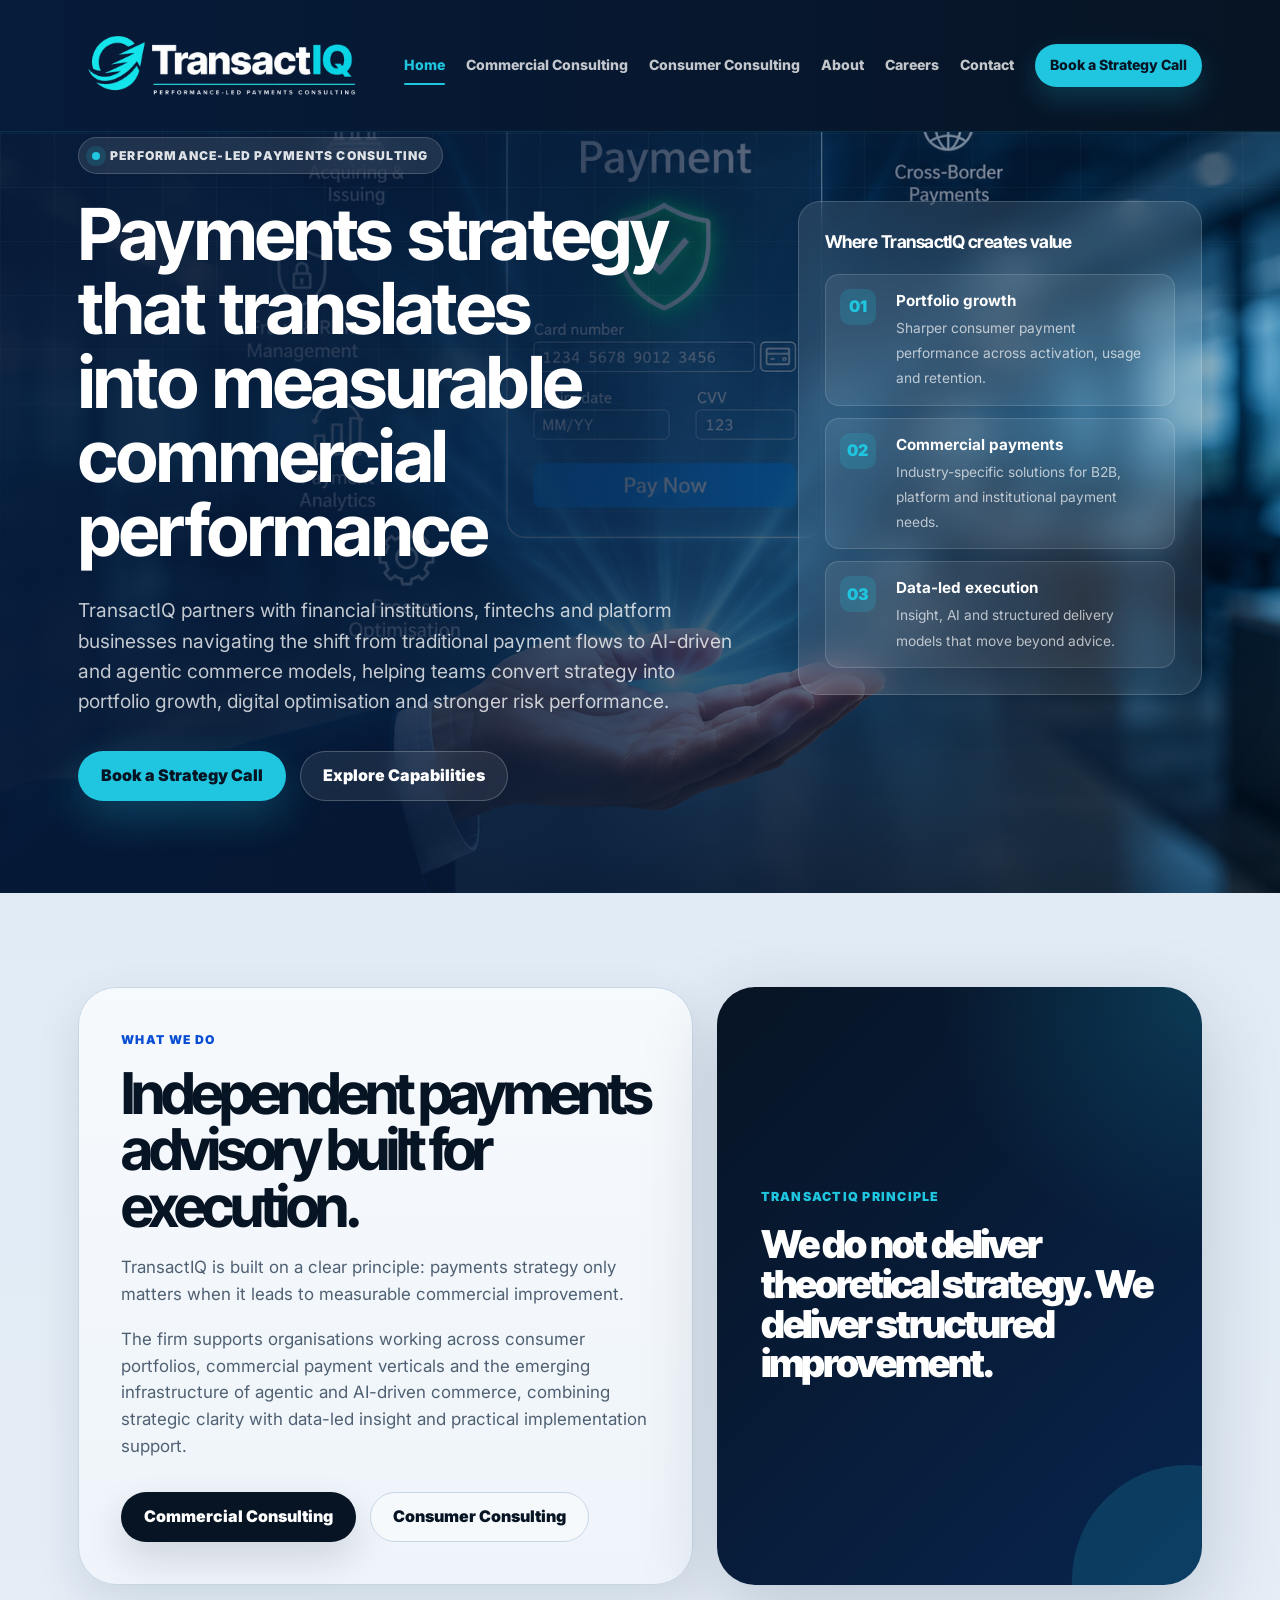
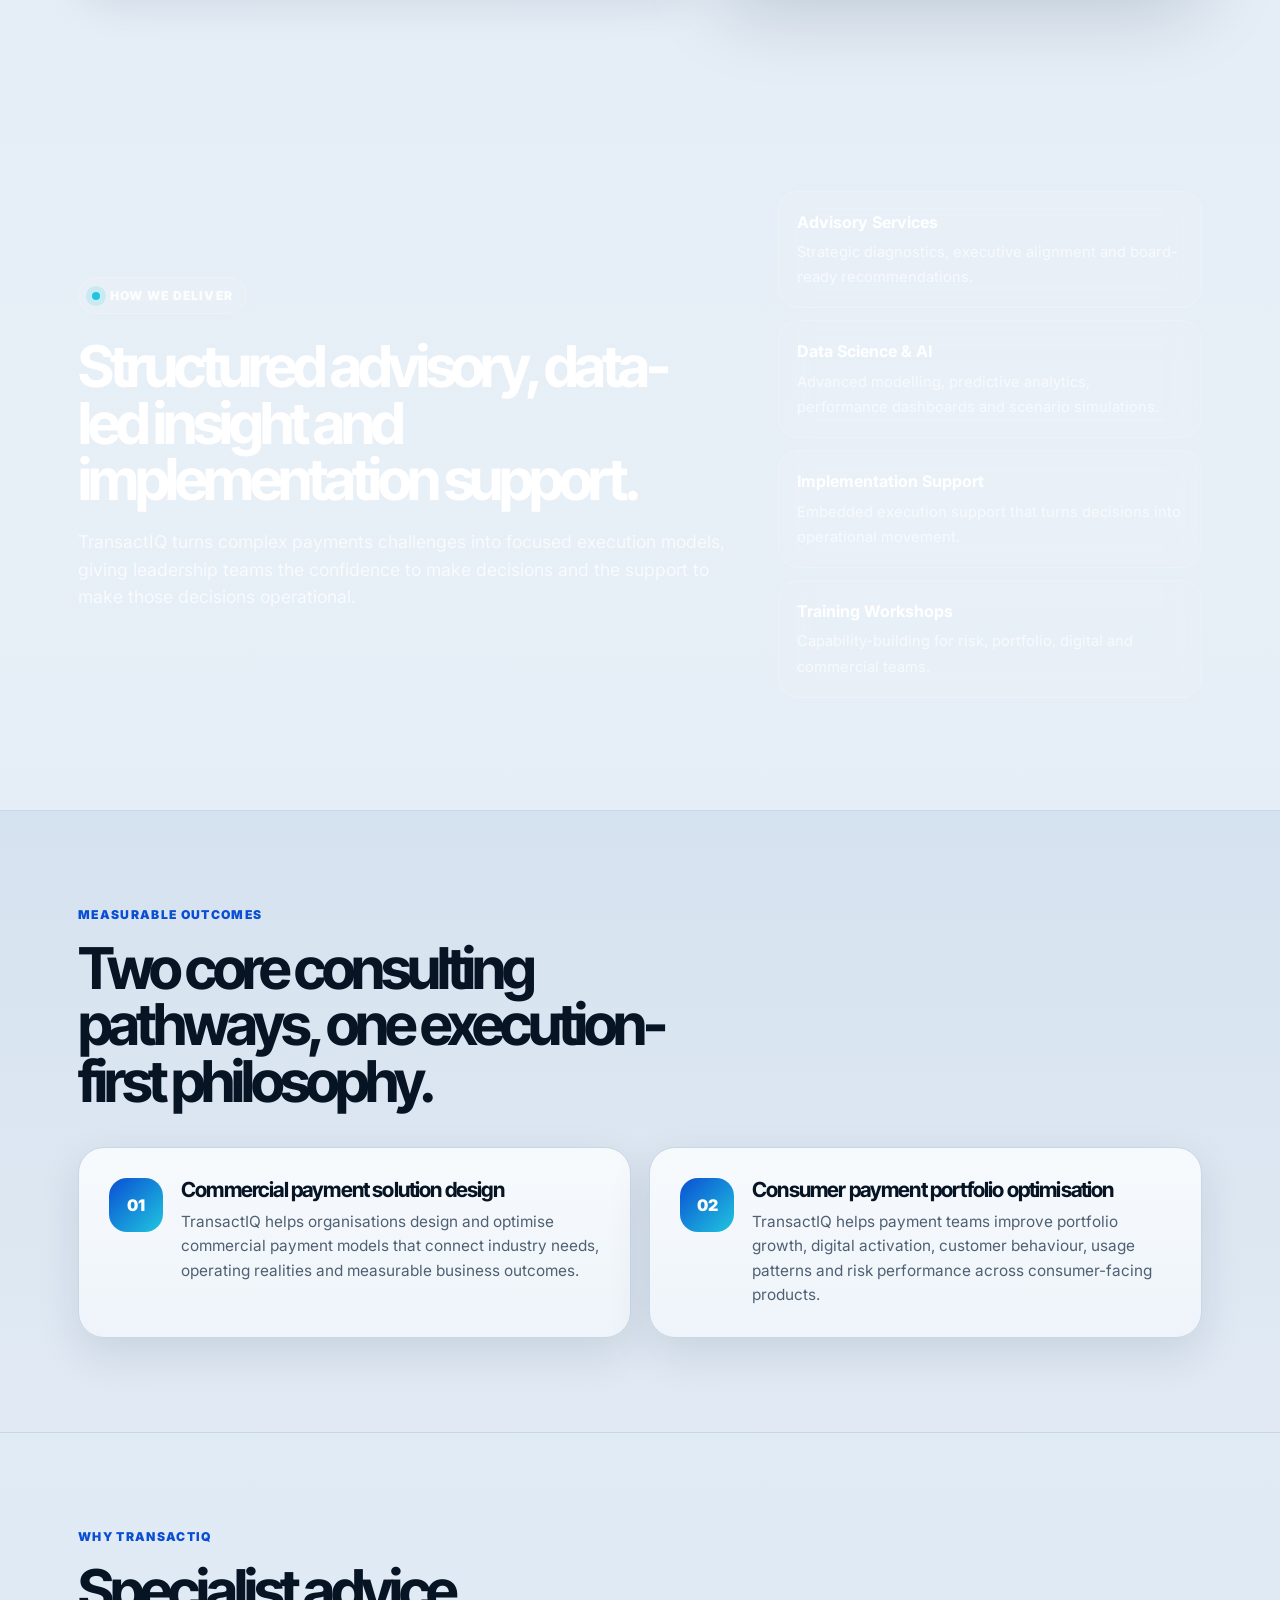
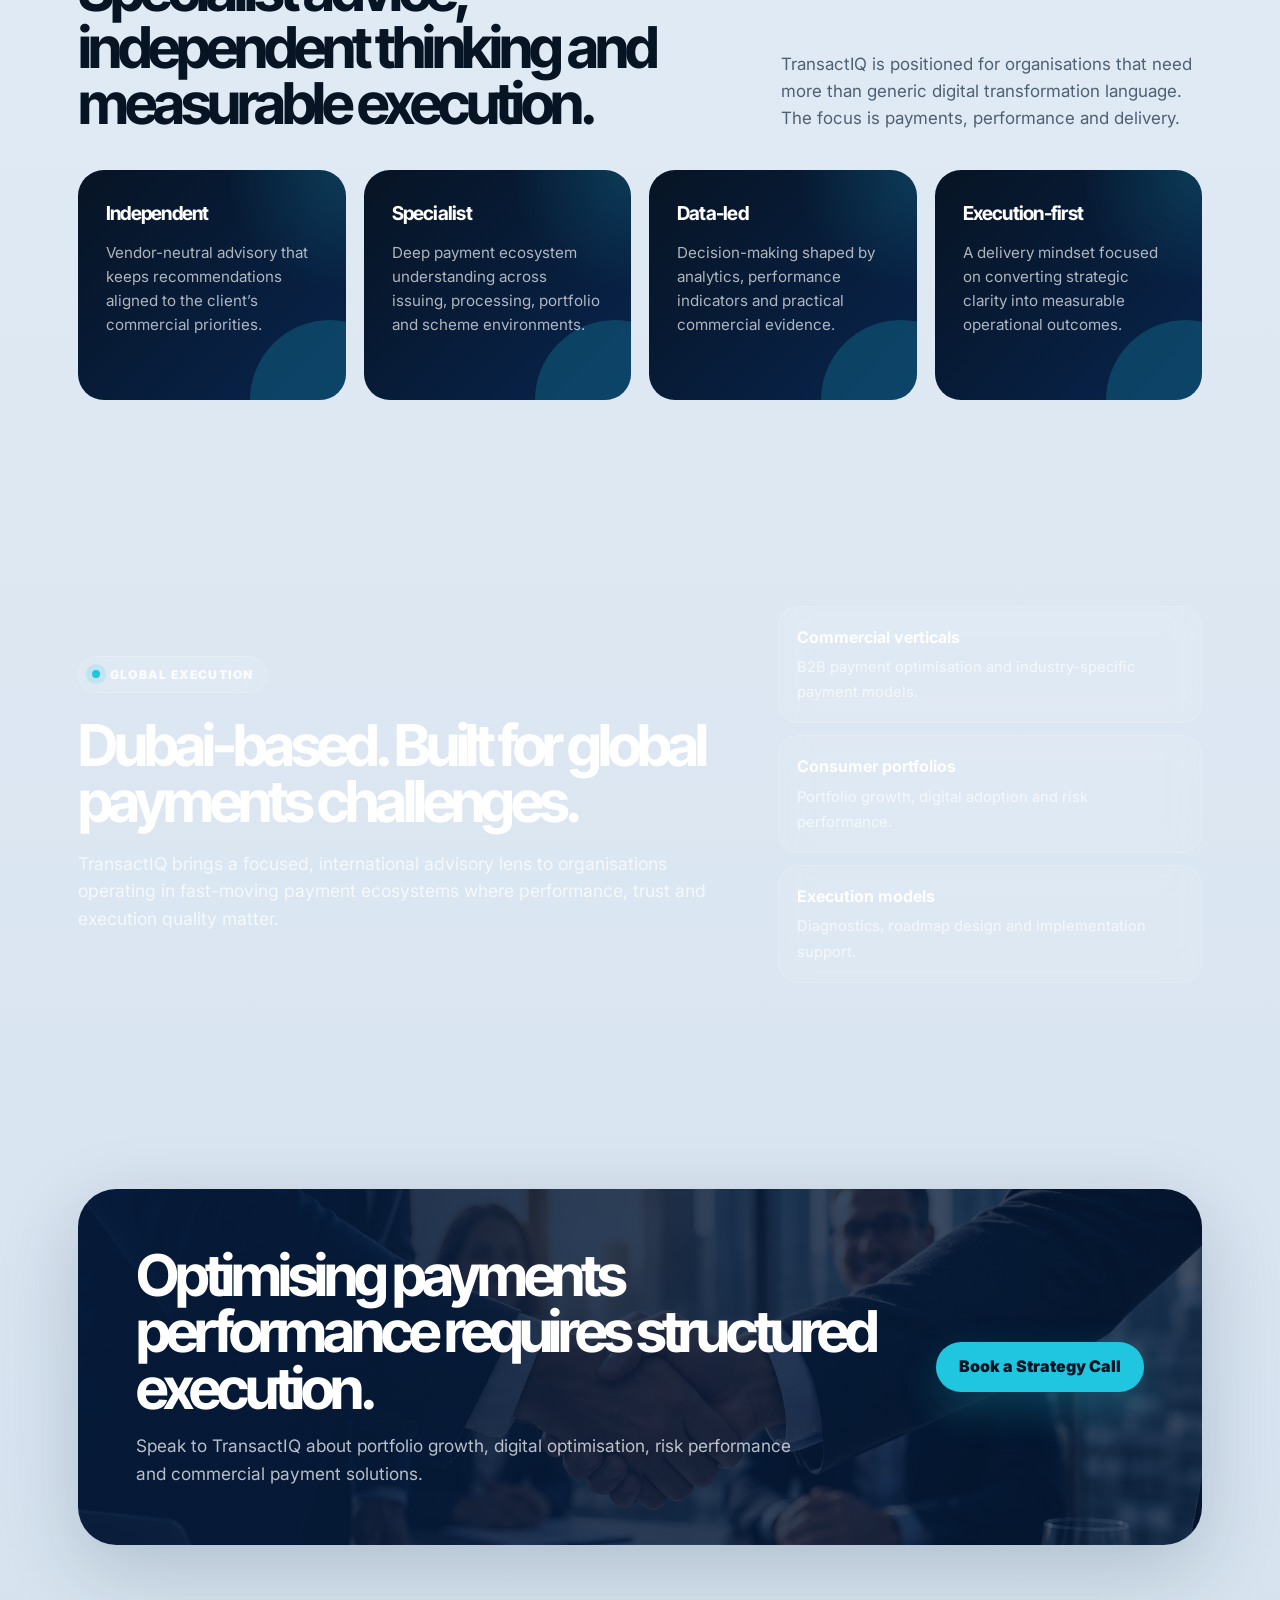
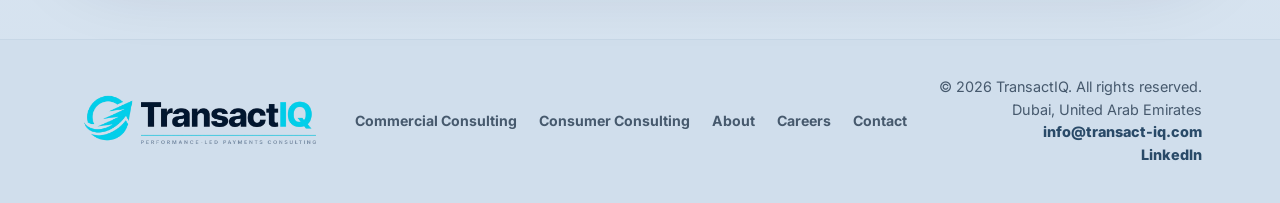
<file: transactiq-site/index.html>
<!DOCTYPE html>
<html lang="en">
<head>
  <meta charset="UTF-8">
  <meta name="viewport" content="width=device-width, initial-scale=1.0">
  <title>TransactIQ | Performance-Led Payments Consulting</title>
  <meta name="description" content="Performance-led payments consulting for consumer and commercial payment environments.">
  <link rel="stylesheet" href="assets/css/styles.css">
  <style>
    .editorial .dual-actions {
      margin-top: 32px;
    }

    @media (max-width: 680px) {
      .editorial .dual-actions {
        margin-top: 28px;
      }
    }
  </style>
</head>
<body>
  <a class="skip-link" href="#main">Skip to content</a>
  <div class="page">
    <header class="site-header">
      <div class="nav-shell">
        <a class="brand" href="index.html" aria-label="TransactIQ home">
          <img src="assets/images/transactiq-logo-light-text.png" alt="TransactIQ">
        </a>

        <button class="nav-toggle" type="button" aria-label="Open navigation" aria-expanded="false">
          <span></span>
        </button>

        <nav class="nav-links" aria-label="Primary navigation">
          <a href="index.html" class="active">Home</a>
          <a href="commercial-consulting.html" class="">Commercial Consulting</a>
          <a href="consumer-consulting.html" class="">Consumer Consulting</a>
          <a href="about.html" class="">About</a>
          <a href="careers.html" class="">Careers</a>
          <a href="contact.html" class="">Contact</a>
          <a class="nav-cta" href="contact.html#contact-form">Book a Strategy Call</a>
        </nav>
      </div>
    </header>
    <main id="main">
      <section class="hero" id="top">
        <div class="hero-inner">
          <div class="reveal">
            <div class="eyebrow"><span></span> Performance-led payments consulting</div>
            <h1>Payments strategy that translates into measurable commercial performance</h1>
            <p class="hero-copy">
              TransactIQ partners with financial institutions, fintechs and platform businesses navigating the shift from traditional payment flows to AI-driven and agentic commerce models, helping teams convert strategy into portfolio growth, digital optimisation and stronger risk performance.
            </p>
            <div class="hero-actions">
              <a class="btn btn-primary" href="contact.html#contact-form">Book a Strategy Call</a>
              <a class="btn btn-secondary" href="commercial-consulting.html">Explore Capabilities</a>
            </div>
          </div>

          <aside class="hero-panel reveal">
            <h3>Where TransactIQ creates value</h3>
            <div class="signal-stack">
              <div class="signal">
                <div class="signal-number">01</div>
                <div><strong>Portfolio growth</strong><span>Sharper consumer payment performance across activation, usage and retention.</span></div>
              </div>
              <div class="signal">
                <div class="signal-number">02</div>
                <div><strong>Commercial payments</strong><span>Industry-specific solutions for B2B, platform and institutional payment needs.</span></div>
              </div>
              <div class="signal">
                <div class="signal-number">03</div>
                <div><strong>Data-led execution</strong><span>Insight, AI and structured delivery models that move beyond advice.</span></div>
              </div>
            </div>
          </aside>
        </div>
      </section>

      <section class="section">
        <div class="split-panel">
          <div class="editorial reveal">
            <div class="kicker">What we do</div>
            <h2>Independent payments advisory built for execution.</h2>
            <p>
              TransactIQ is built on a clear principle: payments strategy only matters when it leads to measurable commercial improvement.
            </p>
            <p>
              The firm supports organisations working across consumer portfolios, commercial payment verticals and the emerging infrastructure of agentic and AI-driven commerce, combining strategic clarity with data-led insight and practical implementation support.
            </p>
            <div class="dual-actions">
              <a class="btn btn-dark" href="commercial-consulting.html">Commercial Consulting</a>
              <a class="btn btn-outline" href="consumer-consulting.html">Consumer Consulting</a>
            </div>
          </div>
          <div class="quote-card reveal">
            <div class="label">TransactIQ principle</div>
            <blockquote>We do not deliver theoretical strategy. We deliver structured improvement.</blockquote>
          </div>
        </div>
      </section>

      <section class="image-band">
        <div class="image-band-inner">
          <div class="reveal">
            <div class="eyebrow"><span></span> How we deliver</div>
            <h2>Structured advisory, data-led insight and implementation support.</h2>
            <p>
              TransactIQ turns complex payments challenges into focused execution models, giving leadership teams the confidence to make decisions and the support to make those decisions operational.
            </p>
          </div>
          <div class="glass-stack reveal">
            <div class="glass-tile"><strong>Advisory Services</strong><span>Strategic diagnostics, executive alignment and board-ready recommendations.</span></div>
            <div class="glass-tile"><strong>Data Science & AI</strong><span>Advanced modelling, predictive analytics, performance dashboards and scenario simulations.</span></div>
            <div class="glass-tile"><strong>Implementation Support</strong><span>Embedded execution support that turns decisions into operational movement.</span></div>
            <div class="glass-tile"><strong>Training Workshops</strong><span>Capability-building for risk, portfolio, digital and commercial teams.</span></div>
          </div>
        </div>
      </section>

      <section class="soft-section">
        <div class="section">
          <div class="section-heading reveal section-heading-wide">
            <div>
              <div class="kicker">Measurable outcomes</div>
              <h2>Two core consulting pathways, one execution-first philosophy.</h2>
            </div>
          </div>

          <div class="outcome-grid">
            <article class="outcome-card reveal">
              <div class="number">01</div>
              <div>
                <h3>Commercial payment solution design</h3>
                <p>TransactIQ helps organisations design and optimise commercial payment models that connect industry needs, operating realities and measurable business outcomes.</p>
              </div>
            </article>
            <article class="outcome-card reveal">
              <div class="number">02</div>
              <div>
                <h3>Consumer payment portfolio optimisation</h3>
                <p>TransactIQ helps payment teams improve portfolio growth, digital activation, customer behaviour, usage patterns and risk performance across consumer-facing products.</p>
              </div>
            </article>
          </div>
        </div>
      </section>

      <section class="section">
        <div class="section-heading reveal">
          <div>
            <div class="kicker">Why TransactIQ</div>
            <h2>Specialist advice, independent thinking and measurable execution.</h2>
          </div>
          <p>
            TransactIQ is positioned for organisations that need more than generic digital transformation language. The focus is payments, performance and delivery.
          </p>
        </div>

        <div class="why-grid">
          <article class="why-card reveal">
            <h3>Independent</h3>
            <p>Vendor-neutral advisory that keeps recommendations aligned to the client’s commercial priorities.</p>
          </article>
          <article class="why-card reveal">
            <h3>Specialist</h3>
            <p>Deep payment ecosystem understanding across issuing, processing, portfolio and scheme environments.</p>
          </article>
          <article class="why-card reveal">
            <h3>Data-led</h3>
            <p>Decision-making shaped by analytics, performance indicators and practical commercial evidence.</p>
          </article>
          <article class="why-card reveal">
            <h3>Execution-first</h3>
            <p>A delivery mindset focused on converting strategic clarity into measurable operational outcomes.</p>
          </article>
        </div>
      </section>

      <section class="image-band alt">
        <div class="image-band-inner">
          <div class="reveal">
            <div class="eyebrow"><span></span> Global execution</div>
            <h2>Dubai-based. Built for global payments challenges.</h2>
            <p>
              TransactIQ brings a focused, international advisory lens to organisations operating in fast-moving payment ecosystems where performance, trust and execution quality matter.
            </p>
          </div>
          <div class="glass-stack reveal">
            <div class="glass-tile"><strong>Commercial verticals</strong><span>B2B payment optimisation and industry-specific payment models.</span></div>
            <div class="glass-tile"><strong>Consumer portfolios</strong><span>Portfolio growth, digital adoption and risk performance.</span></div>
            <div class="glass-tile"><strong>Execution models</strong><span>Diagnostics, roadmap design and implementation support.</span></div>
          </div>
        </div>
      </section>

      <section class="final-cta">
        <div class="cta-panel reveal">
          <div>
            <h2>Optimising payments performance requires structured execution.</h2>
            <p>
              Speak to TransactIQ about portfolio growth, digital optimisation, risk performance and commercial payment solutions.
            </p>
          </div>
          <a class="btn btn-primary" href="contact.html#contact-form">Book a Strategy Call</a>
        </div>
      </section>
    </main>
    <footer class="site-footer">
      <div class="footer-inner">
        <a class="footer-brand" href="index.html" aria-label="TransactIQ home">
          <img src="assets/images/transactiq-logo-dark-text.png" alt="TransactIQ">
        </a>
        <div class="footer-links">
          <a href="commercial-consulting.html">Commercial Consulting</a>
          <a href="consumer-consulting.html">Consumer Consulting</a>
          <a href="about.html">About</a>
          <a href="careers.html">Careers</a>
          <a href="contact.html">Contact</a>
        </div>
        <div class="footer-meta">
          <div>© 2026 TransactIQ. All rights reserved.</div>
          <div>Dubai, United Arab Emirates</div>
        </div>
      </div>
    </footer>
  </div>
  <script src="assets/js/main.js"></script>
</body>
</html>
</file>
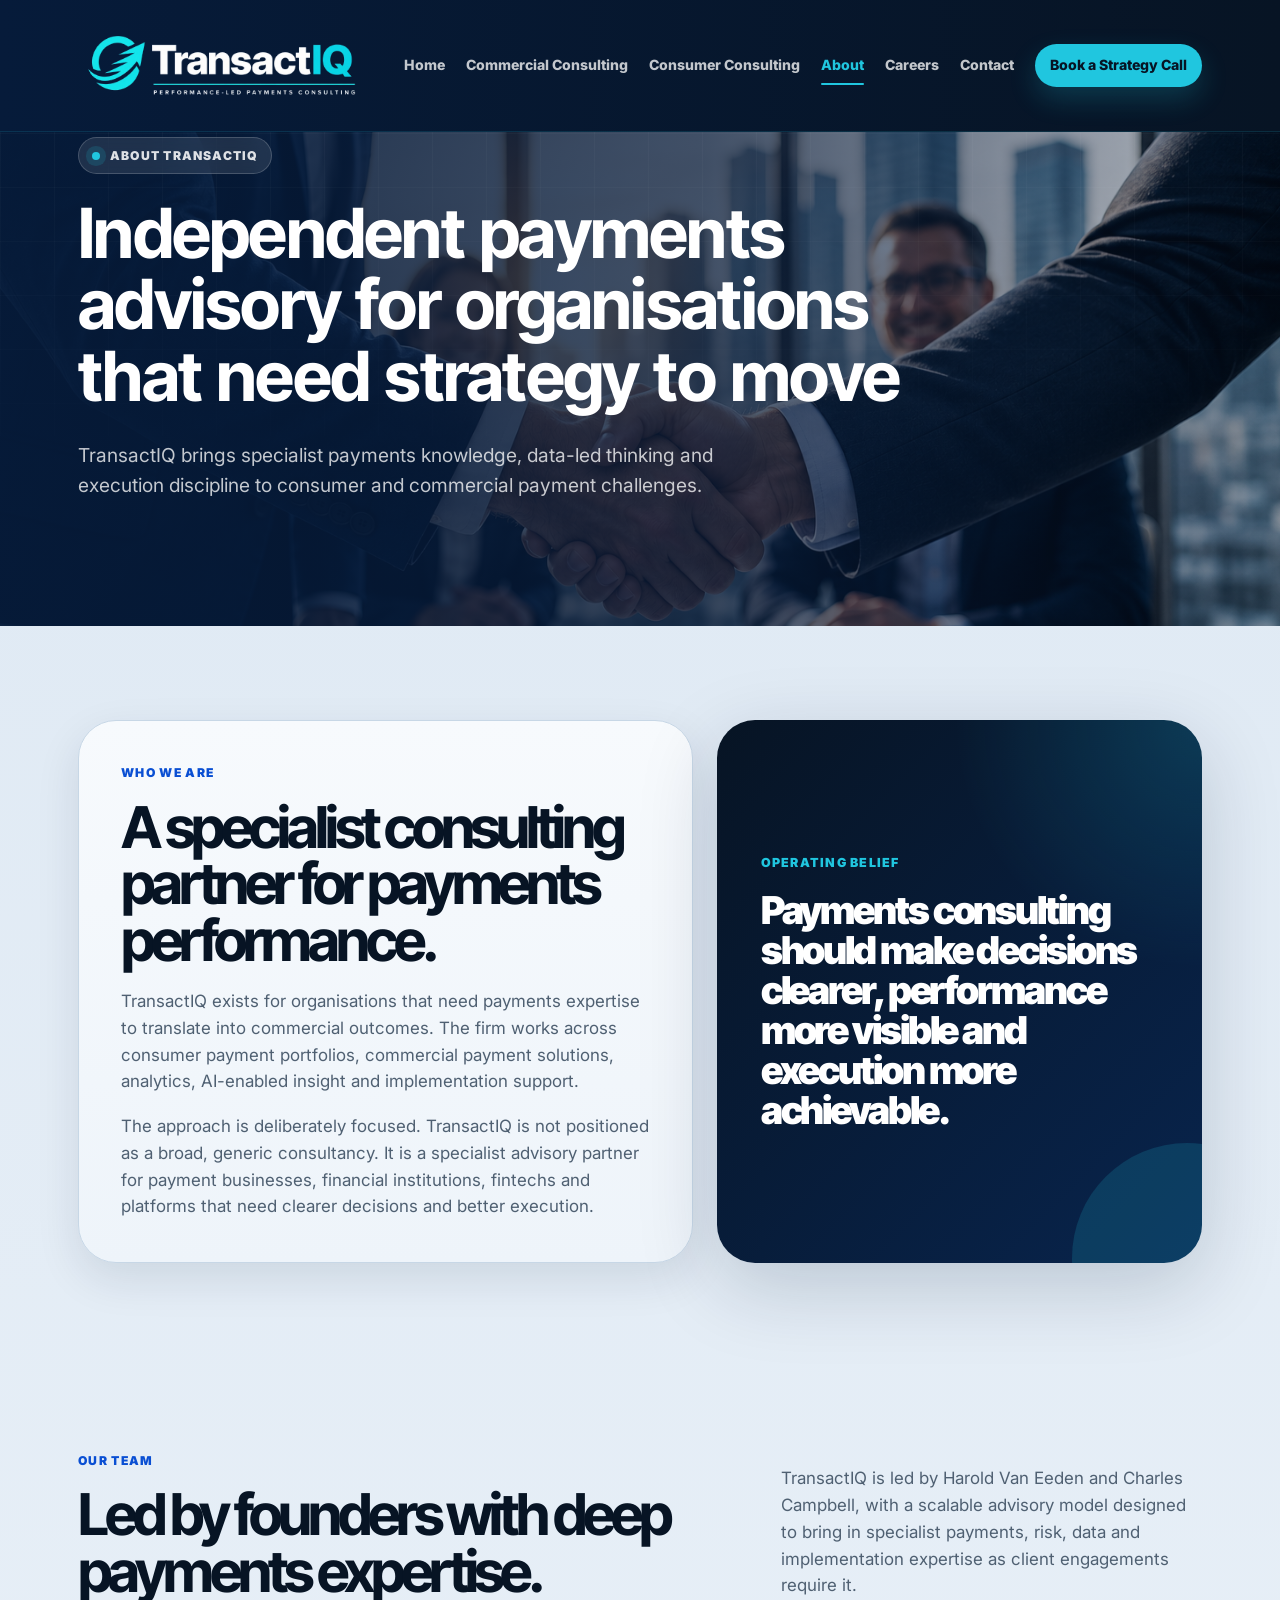
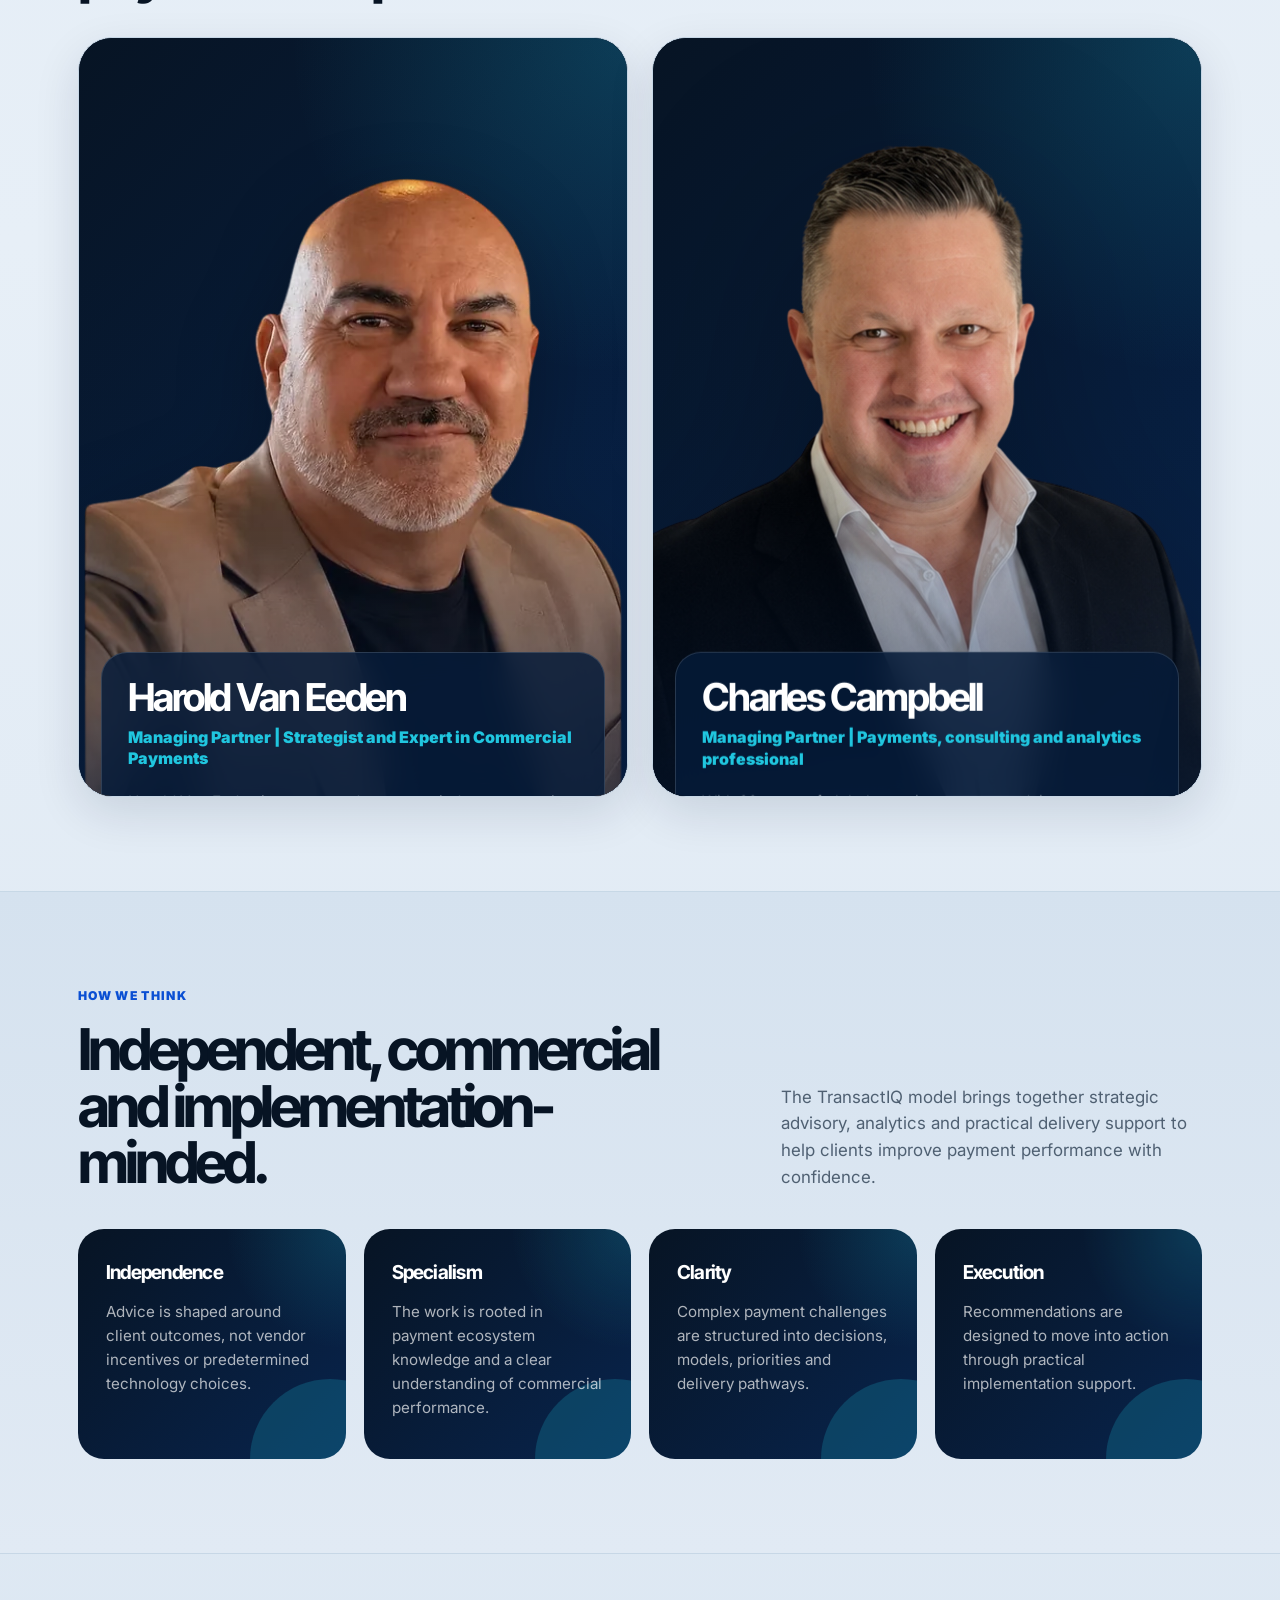
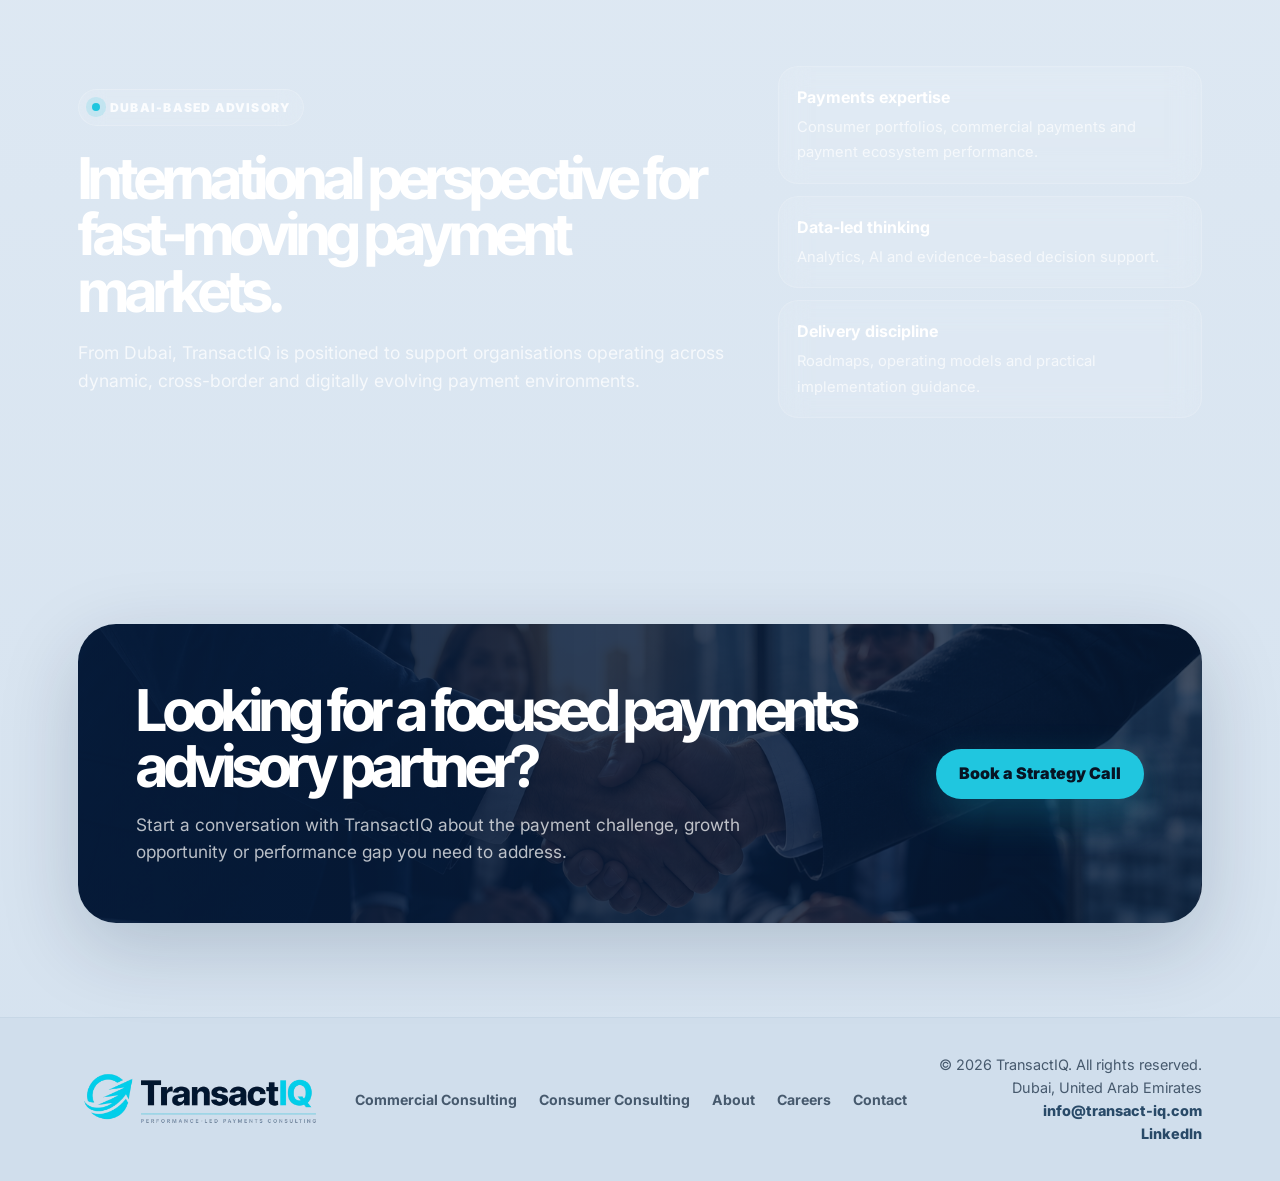
<file: transactiq-site/about.html>
<!DOCTYPE html>
<html lang="en">
<head>
  <meta charset="UTF-8">
  <meta name="viewport" content="width=device-width, initial-scale=1.0">
  <title>About | TransactIQ</title>
  <meta name="description" content="Independent payments advisory for organisations that need payments strategy to translate into execution.">
  <link rel="stylesheet" href="assets/css/styles.css">
  <style>
    .team-grid {
      display: grid;
      grid-template-columns: repeat(2, minmax(0, 1fr));
      gap: 24px;
      align-items: stretch;
    }

    .team-card {
      position: relative;
      min-height: 760px;
      border: 1px solid var(--line);
      border-radius: 34px;
      background: var(--ink);
      overflow: hidden;
      box-shadow: var(--soft-shadow);
      isolation: isolate;
    }

    .team-card::after {
      content: "";
      position: absolute;
      inset: 0;
      background: linear-gradient(to top, rgba(6, 27, 58, 0.58), rgba(6, 27, 58, 0.04) 48%, transparent 72%);
      z-index: 2;
      pointer-events: none;
    }

    .team-photo {
      position: absolute;
      inset: 0;
      background: radial-gradient(circle at top right, rgba(32,198,223,0.20), transparent 36%), linear-gradient(135deg, var(--ink), var(--navy-2));
      overflow: hidden;
      display: grid;
      place-items: end center;
      padding: 30px 28px 0;
      z-index: 1;
    }

    .team-photo img {
      width: 100%;
      height: 100%;
      object-fit: contain;
      object-position: center bottom;
      filter: drop-shadow(0 22px 36px rgba(0, 0, 0, 0.28));
      transition: transform 0.45s ease;
      transform-origin: center bottom;
    }

    .team-card.harold .team-photo {
      padding: 26px 24px 0 !important;
    }

    .team-card.harold .team-photo img {
      transform: scale(1.08) translateY(1.5%) !important;
    }

    .team-card.harold:hover .team-photo img,
    .team-card.harold:focus-within .team-photo img {
      transform: scale(1.11) translateY(1.5%) !important;
    }

    .team-card.charles .team-photo {
      padding: 18px 18px 0 !important;
      background: radial-gradient(circle at top right, rgba(32,198,223,0.20), transparent 36%), linear-gradient(135deg, var(--ink), var(--navy-2));
    }

    .team-card.charles .team-photo img {
      width: 100%;
      height: 100%;
      object-fit: contain !important;
      object-position: center bottom !important;
      filter: drop-shadow(0 22px 36px rgba(0, 0, 0, 0.28));
      transform: scale(2.62) translateY(2%) !important;
      transform-origin: center bottom !important;
    }

    .team-card.charles:hover .team-photo img,
    .team-card.charles:focus-within .team-photo img {
      transform: scale(2.68) translateY(2%) !important;
    }

    .team-photo .fallback-initials {
      position: absolute;
      inset: 0;
      display: grid;
      place-items: center;
      color: var(--cyan);
      font-family: "Inter Tight", Inter, sans-serif;
      font-size: 5rem;
      font-weight: 900;
      opacity: 0;
    }

    .team-photo.image-missing .fallback-initials { opacity: 1; }

    .team-body {
      position: absolute;
      left: 22px;
      right: 22px;
      bottom: 22px;
      z-index: 3;
      padding: 26px;
      border: 1px solid rgba(255, 255, 255, 0.14);
      border-radius: 26px;
      background: rgba(6, 27, 58, 0.82);
      backdrop-filter: blur(18px);
      color: var(--white);
      max-height: calc(100% - 44px);
      overflow: hidden;
      transform: translateY(calc(100% - 122px));
      transition: transform 0.38s ease, background 0.38s ease;
    }

    .team-card:hover .team-body,
    .team-card:focus-within .team-body {
      transform: translateY(0);
      overflow: auto;
      background: rgba(6, 27, 58, 0.92);
    }

    .team-body h3 {
      color: var(--white);
      font-size: clamp(1.85rem, 3vw, 2.55rem);
      line-height: 0.98;
      margin-bottom: 10px;
      letter-spacing: -0.055em;
    }

    .team-role {
      color: var(--cyan);
      font-weight: 900;
      margin-bottom: 20px;
      line-height: 1.35;
    }

    .team-body p {
      color: rgba(255, 255, 255, 0.76);
      font-size: 0.96rem;
    }

    .team-body p + p { margin-top: 14px; }

    .team-body::after {
      content: "Hover to read profile";
      display: block;
      margin-top: 14px;
      color: rgba(255, 255, 255, 0.52);
      font-size: 0.76rem;
      font-weight: 900;
      letter-spacing: 0.08em;
      text-transform: uppercase;
    }

    .team-card:hover .team-body::after,
    .team-card:focus-within .team-body::after {
      content: "";
      display: none;
    }

    @media (max-width: 1080px) {
      .team-grid { grid-template-columns: 1fr; }
      .team-card { min-height: 760px; }
    }

    @media (max-width: 680px) {
      .team-card {
        min-height: auto;
        background: var(--white);
      }

      .team-card::after { display: none; }

      .team-photo {
        position: relative;
        min-height: 480px;
        inset: auto;
      }

      .team-card.harold .team-photo img,
      .team-card.harold:hover .team-photo img,
      .team-card.harold:focus-within .team-photo img {
        transform: scale(1.02) translateY(1.5%) !important;
      }

      .team-card.charles .team-photo img,
      .team-card.charles:hover .team-photo img,
      .team-card.charles:focus-within .team-photo img {
        transform: scale(2.18) translateY(2%) !important;
      }

      .team-body {
        position: relative;
        left: auto;
        right: auto;
        bottom: auto;
        margin: -56px 18px 18px;
        transform: none;
        max-height: none;
        overflow: visible;
        padding: 24px;
      }

      .team-card:hover .team-body,
      .team-card:focus-within .team-body {
        transform: none;
        overflow: visible;
      }

      .team-body::after { display: none; }
    }
  </style>
</head>
<body>
  <a class="skip-link" href="#main">Skip to content</a>
  <div class="page">
    <header class="site-header">
      <div class="nav-shell">
        <a class="brand" href="index.html" aria-label="TransactIQ home">
          <img src="assets/images/transactiq-logo-light-text.png" alt="TransactIQ">
        </a>

        <button class="nav-toggle" type="button" aria-label="Open navigation" aria-expanded="false">
          <span></span>
        </button>

        <nav class="nav-links" aria-label="Primary navigation">
          <a href="index.html" class="">Home</a>
          <a href="commercial-consulting.html" class="">Commercial Consulting</a>
          <a href="consumer-consulting.html" class="">Consumer Consulting</a>
          <a href="about.html" class="active">About</a>
          <a href="careers.html" class="">Careers</a>
          <a href="contact.html" class="">Contact</a>
          <a class="nav-cta" href="contact.html#contact-form">Book a Strategy Call</a>
        </nav>
      </div>
    </header>
    <main id="main">
      <section class="page-hero about">
        <div class="page-hero-inner reveal">
          <div class="eyebrow"><span></span> About TransactIQ</div>
          <h1>Independent payments advisory for organisations that need strategy to move.</h1>
          <p class="page-hero-copy">
            TransactIQ brings specialist payments knowledge, data-led thinking and execution discipline to consumer and commercial payment challenges.
          </p>
        </div>
      </section>

      <section class="section">
        <div class="split-panel">
          <div class="editorial reveal">
            <div class="kicker">Who we are</div>
            <h2>A specialist consulting partner for payments performance.</h2>
            <p>
              TransactIQ exists for organisations that need payments expertise to translate into commercial outcomes. The firm works across consumer payment portfolios, commercial payment solutions, analytics, AI-enabled insight and implementation support.
            </p>
            <p>
              The approach is deliberately focused. TransactIQ is not positioned as a broad, generic consultancy. It is a specialist advisory partner for payment businesses, financial institutions, fintechs and platforms that need clearer decisions and better execution.
            </p>
          </div>
          <div class="quote-card reveal">
            <div class="label">Operating belief</div>
            <blockquote>Payments consulting should make decisions clearer, performance more visible and execution more achievable.</blockquote>
          </div>
        </div>
      </section>

      <section class="section">
        <div class="section-heading reveal">
          <div>
            <div class="kicker">Our team</div>
            <h2>Led by founders with deep payments expertise.</h2>
          </div>
          <p>
            TransactIQ is led by Harold Van Eeden and Charles Campbell, with a scalable advisory model designed to bring in specialist payments, risk, data and implementation expertise as client engagements require it.
          </p>
        </div>

        <div class="team-grid">
          <article class="team-card reveal harold" tabindex="0">
            <div class="team-photo">
              <span class="fallback-initials">H</span>
              <img src="assets/images/team-harold.webp" alt="Harold Van Eeden" onerror="this.closest('.team-photo').classList.add('image-missing'); this.remove();">
            </div>
            <div class="team-body">
              <h3>Harold Van Eeden</h3>
              <div class="team-role">Managing Partner | Strategist and Expert in Commercial Payments</div>
              <p>Harold Van Eeden is a seasoned payments industry executive with over 25 years of experience driving growth, innovation, and transformation across both global and emerging markets.</p>
              <p>Prior to TransactIQ, Harold held senior leadership roles at Visa, including Senior Director, CEMEA B2B Solutions, and Director, Sub-Saharan Africa Commercial Business. In these roles, he led high-impact strategic initiatives to expand commercial and B2B payment capabilities, strengthen ecosystem partnerships, and accelerate the adoption of modern payment solutions across diverse and complex markets.</p>
              <p>Harold is widely recognised for his ability to translate complex challenges into scalable, high-impact solutions, combining deep industry expertise with a pragmatic, results-driven approach.</p>
            </div>
          </article>

          <article class="team-card reveal charles" tabindex="0">
            <div class="team-photo">
              <span class="fallback-initials">C</span>
              <img src="assets/images/Photo.png" alt="Charles Campbell" onerror="this.closest('.team-photo').classList.add('image-missing'); this.remove();">
            </div>
            <div class="team-body">
              <h3>Charles Campbell</h3>
              <div class="team-role">Managing Partner | Payments, consulting and analytics professional</div>
              <p>With 20 years of global experience across advisory, implementation services and training, Charles Campbell has built and led high-performing teams that help financial institutions turn data and strategy into tangible commercial results. He currently serves as Managing Partner at TransactiQ, where he leads advisory and implementation services focused on consumer payment solutions.</p>
              <p>His career spans a variety of senior roles at Visa — where he headed the CEMEA Consulting & Analytics implementation services practice — as well as specialist analytics firms Qarar and Principa, where he delivered credit risk analytics and consulting engagements for banks and lenders worldwide, with most of his engagements concentrated across the Middle East and Africa.</p>
              <p>Charles holds advanced degrees in Operations Research from Stellenbosch University and brings a rare combination of quantitative depth and commercial acumen to every engagement.</p>
            </div>
          </article>
        </div>
      </section>

      <section class="soft-section">
        <div class="section">
          <div class="section-heading reveal">
            <div>
              <div class="kicker">How we think</div>
              <h2>Independent, commercial and implementation-minded.</h2>
            </div>
            <p>
              The TransactIQ model brings together strategic advisory, analytics and practical delivery support to help clients improve payment performance with confidence.
            </p>
          </div>

          <div class="why-grid">
            <article class="why-card reveal">
              <h3>Independence</h3>
              <p>Advice is shaped around client outcomes, not vendor incentives or predetermined technology choices.</p>
            </article>
            <article class="why-card reveal">
              <h3>Specialism</h3>
              <p>The work is rooted in payment ecosystem knowledge and a clear understanding of commercial performance.</p>
            </article>
            <article class="why-card reveal">
              <h3>Clarity</h3>
              <p>Complex payment challenges are structured into decisions, models, priorities and delivery pathways.</p>
            </article>
            <article class="why-card reveal">
              <h3>Execution</h3>
              <p>Recommendations are designed to move into action through practical implementation support.</p>
            </article>
          </div>
        </div>
      </section>

      <section class="image-band">
        <div class="image-band-inner">
          <div class="reveal">
            <div class="eyebrow"><span></span> Dubai-based advisory</div>
            <h2>International perspective for fast-moving payment markets.</h2>
            <p>
              From Dubai, TransactIQ is positioned to support organisations operating across dynamic, cross-border and digitally evolving payment environments.
            </p>
          </div>
          <div class="glass-stack reveal">
            <div class="glass-tile"><strong>Payments expertise</strong><span>Consumer portfolios, commercial payments and payment ecosystem performance.</span></div>
            <div class="glass-tile"><strong>Data-led thinking</strong><span>Analytics, AI and evidence-based decision support.</span></div>
            <div class="glass-tile"><strong>Delivery discipline</strong><span>Roadmaps, operating models and practical implementation guidance.</span></div>
          </div>
        </div>
      </section>

      <section class="final-cta">
        <div class="cta-panel reveal">
          <div>
            <h2>Looking for a focused payments advisory partner?</h2>
            <p>
              Start a conversation with TransactIQ about the payment challenge, growth opportunity or performance gap you need to address.
            </p>
          </div>
          <a class="btn btn-primary" href="contact.html#contact-form">Book a Strategy Call</a>
        </div>
      </section>
    </main>
    <footer class="site-footer">
      <div class="footer-inner">
        <a class="footer-brand" href="index.html" aria-label="TransactIQ home">
          <img src="assets/images/transactiq-logo-dark-text.png" alt="TransactIQ">
        </a>
        <div class="footer-links">
          <a href="commercial-consulting.html">Commercial Consulting</a>
          <a href="consumer-consulting.html">Consumer Consulting</a>
          <a href="about.html">About</a>
          <a href="careers.html">Careers</a>
          <a href="contact.html">Contact</a>
        </div>
        <div class="footer-meta">
          <div>© 2026 TransactIQ. All rights reserved.</div>
          <div>Dubai, United Arab Emirates</div>
        </div>
      </div>
    </footer>
  </div>
  <script src="assets/js/main.js"></script>
  <script>
    (() => {
      const style = document.createElement('style');
      style.textContent = `
        .team-card.harold .team-photo { padding: 26px 24px 0 !important; }
        .team-card.harold .team-photo img {
          object-fit: contain !important;
          object-position: center bottom !important;
          transform: scale(1.08) translateY(1.5%) !important;
          transform-origin: center bottom !important;
        }
        .team-card.harold:hover .team-photo img,
        .team-card.harold:focus-within .team-photo img {
          transform: scale(1.11) translateY(1.5%) !important;
        }
        .team-card.charles .team-photo { padding: 18px 18px 0 !important; }
        .team-card.charles .team-photo img {
          object-fit: contain !important;
          object-position: center bottom !important;
          transform: scale(2.62) translateY(2%) !important;
          transform-origin: center bottom !important;
        }
        .team-card.charles:hover .team-photo img,
        .team-card.charles:focus-within .team-photo img {
          transform: scale(2.68) translateY(2%) !important;
        }
        @media (max-width: 680px) {
          .team-card.harold .team-photo img,
          .team-card.harold:hover .team-photo img,
          .team-card.harold:focus-within .team-photo img {
            transform: scale(1.02) translateY(1.5%) !important;
          }
          .team-card.charles .team-photo img,
          .team-card.charles:hover .team-photo img,
          .team-card.charles:focus-within .team-photo img {
            transform: scale(2.18) translateY(2%) !important;
          }
        }
      `;
      document.head.appendChild(style);
    })();
  </script>
</body>
</html>
</file>
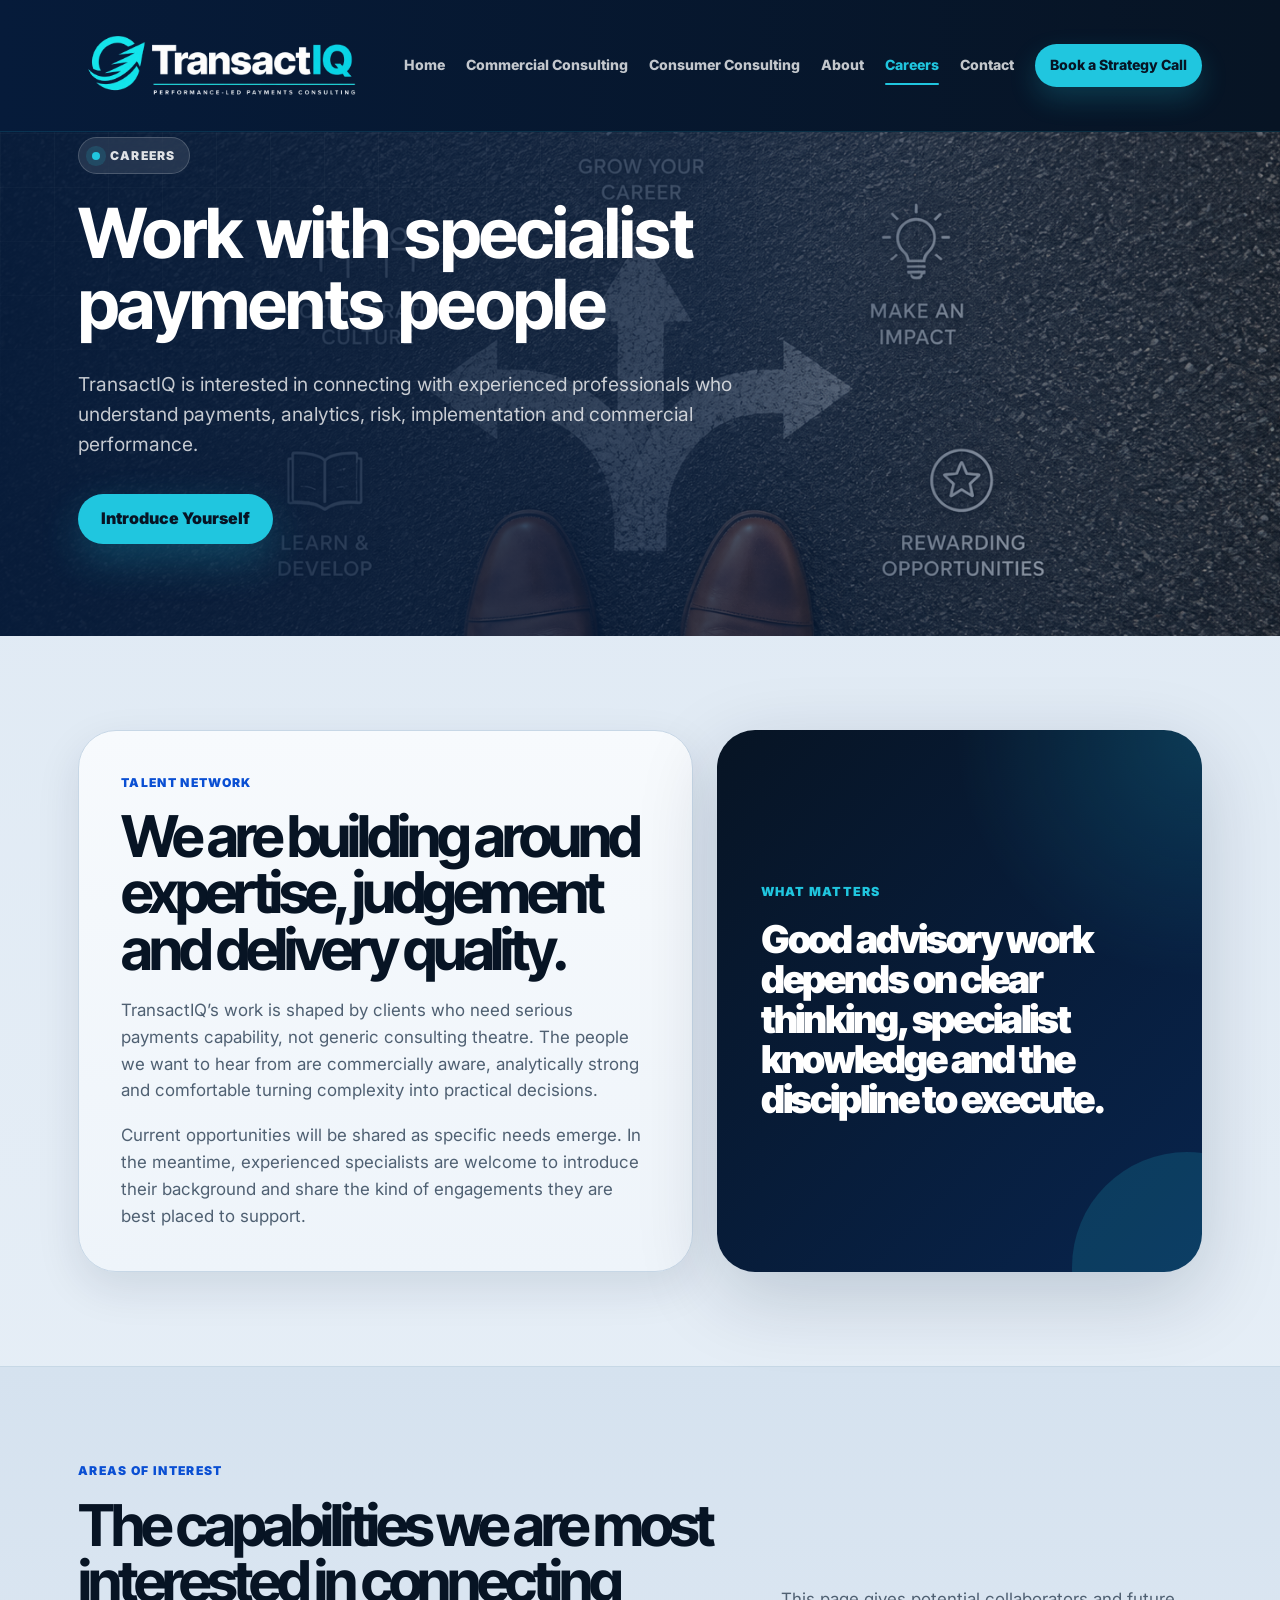
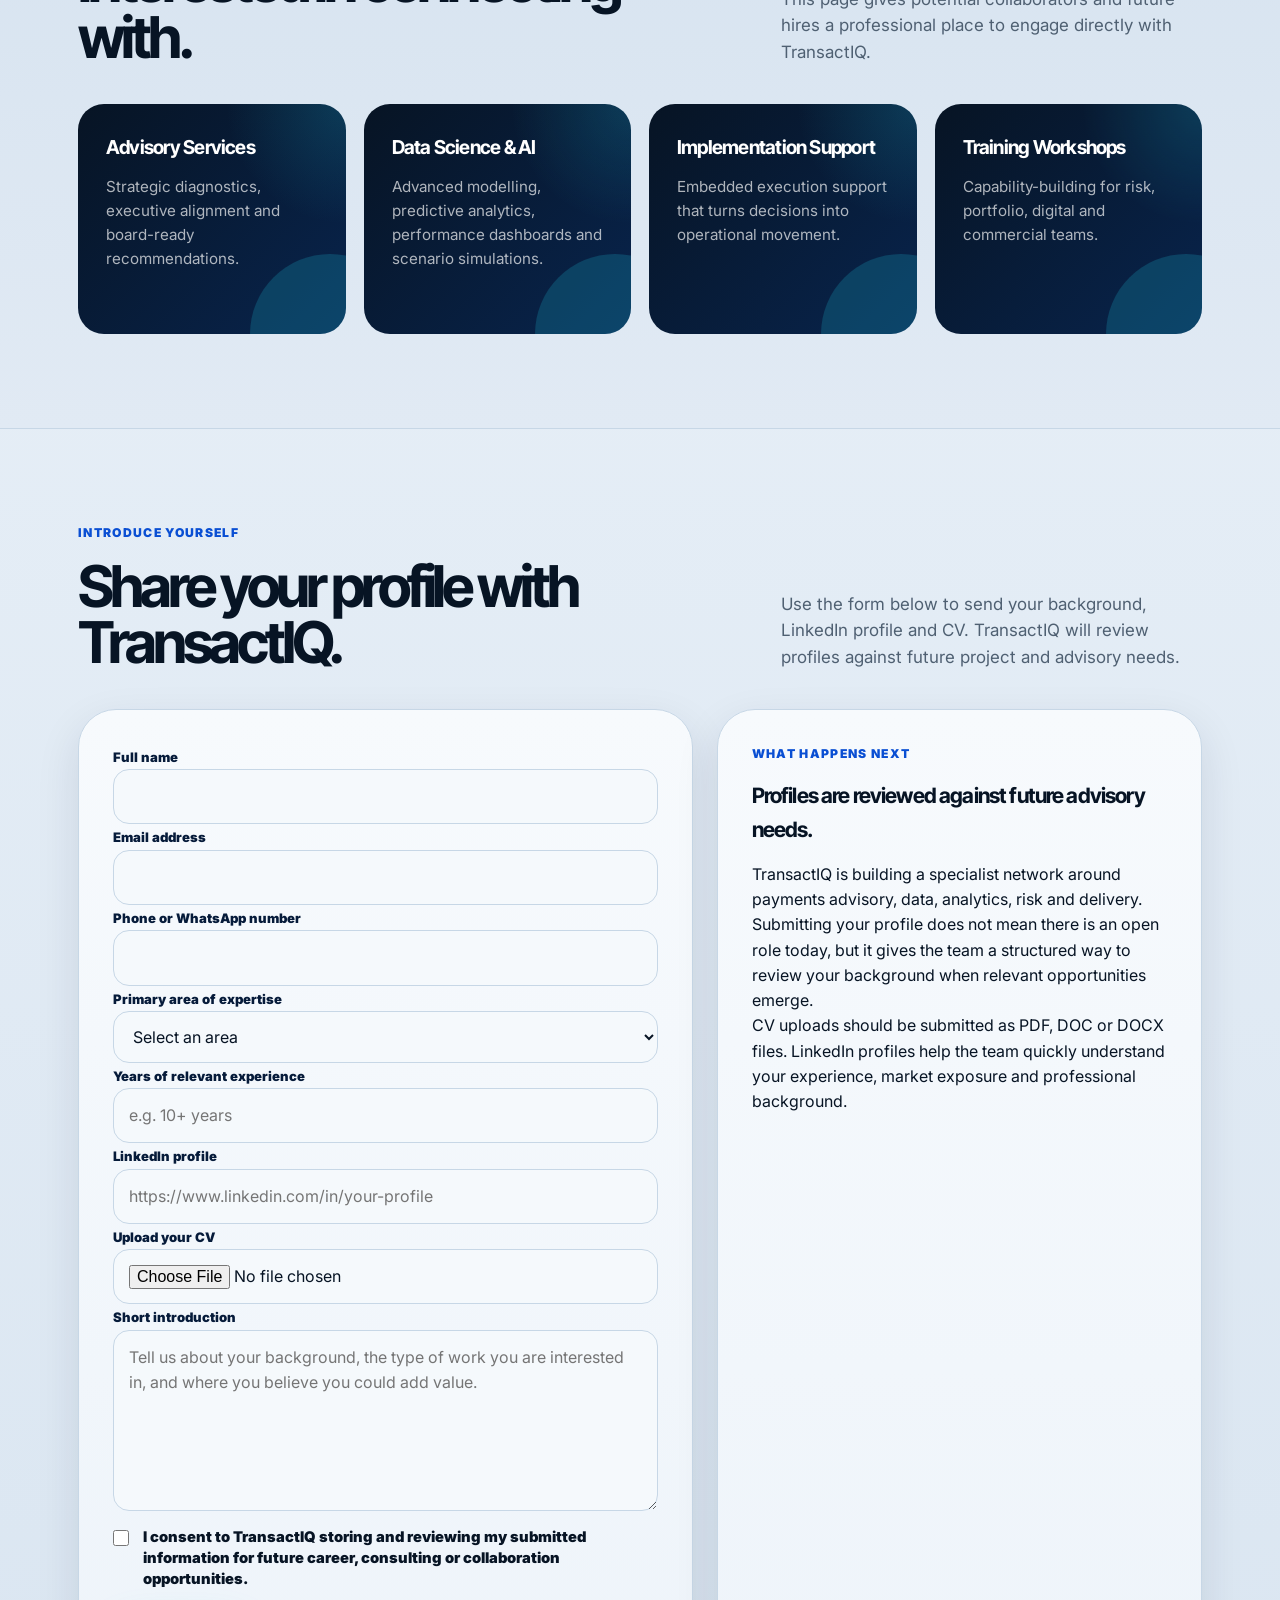
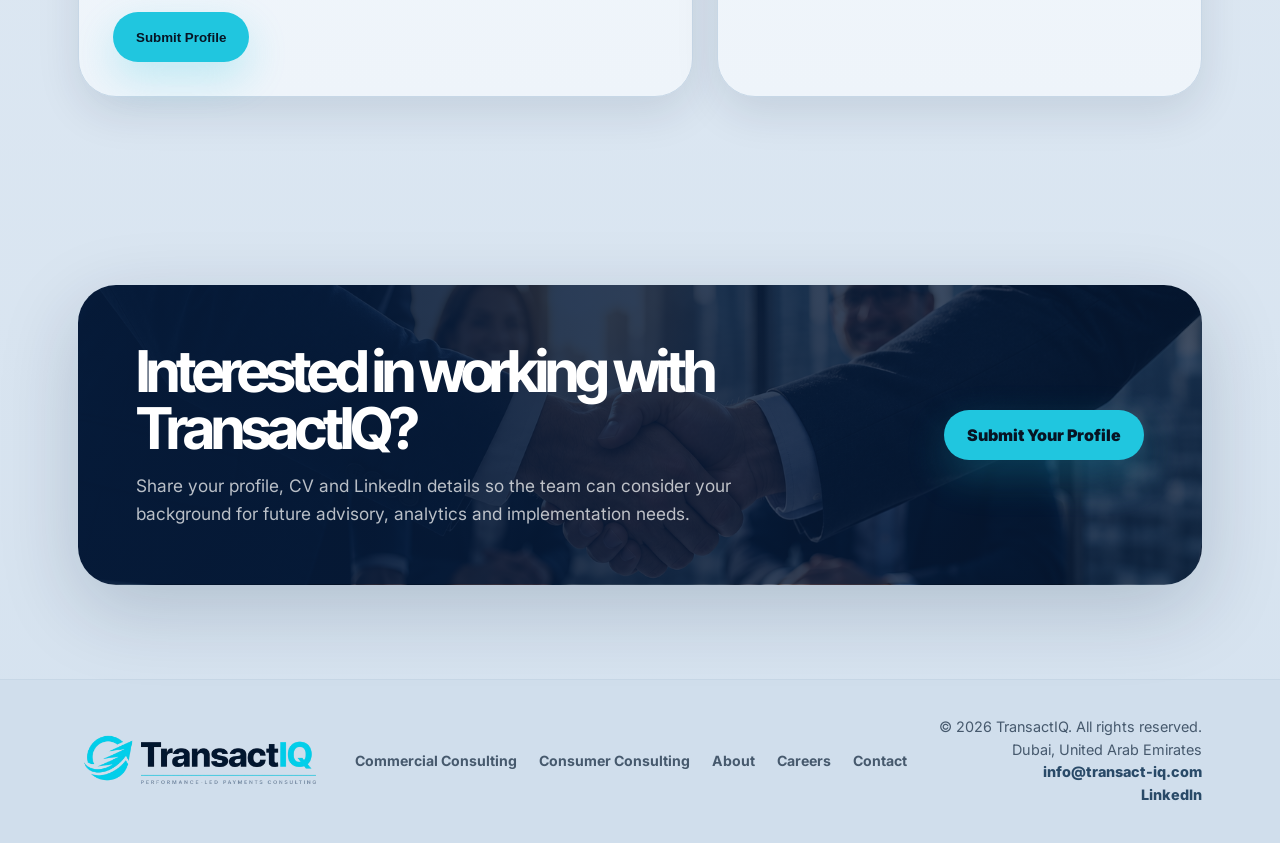
<file: transactiq-site/careers.html>
<!DOCTYPE html>
<html lang="en">
<head>
  <meta charset="UTF-8">
  <meta name="viewport" content="width=device-width, initial-scale=1.0">
  <title>Careers | TransactIQ</title>
  <meta name="description" content="Connect with TransactIQ for specialist payments advisory, analytics, risk and implementation opportunities.">
  <link rel="stylesheet" href="assets/css/styles.css">
  <link rel="stylesheet" href="assets/css/header-fix.css">
  <style>
    .careers-sticky-cta {
      position: fixed;
      right: 24px;
      bottom: 24px;
      z-index: 900;
      display: flex;
      align-items: center;
      gap: 18px;
      max-width: 520px;
      padding: 16px 18px 16px 20px;
      border: 1px solid rgba(32, 198, 223, 0.22);
      border-radius: 24px;
      background: rgba(6, 27, 58, 0.90);
      color: var(--white);
      box-shadow: 0 20px 54px rgba(6, 27, 58, 0.28);
      backdrop-filter: blur(18px);
      transform: translateY(24px);
      opacity: 0;
      pointer-events: none;
      transition: opacity 0.28s ease, transform 0.28s ease;
    }

    .careers-sticky-cta.visible {
      opacity: 1;
      pointer-events: auto;
      transform: translateY(0);
    }

    .careers-sticky-copy strong {
      display: block;
      color: var(--white);
      font-family: "Inter Tight", Inter, sans-serif;
      font-size: 1rem;
      letter-spacing: -0.02em;
      margin-bottom: 3px;
    }

    .careers-sticky-copy span {
      display: block;
      color: rgba(255, 255, 255, 0.68);
      font-size: 0.84rem;
      line-height: 1.35;
    }

    .careers-sticky-cta .btn {
      flex: 0 0 auto;
      white-space: nowrap;
    }

    .contact-form .consent-row {
      display: grid !important;
      grid-template-columns: 18px minmax(0, 1fr) !important;
      align-items: start !important;
      gap: 12px !important;
      margin: 8px 0 22px !important;
      cursor: pointer;
    }

    .contact-form .consent-row input[type="checkbox"] {
      width: 16px !important;
      height: 16px !important;
      margin: 3px 0 0 !important;
      padding: 0 !important;
      justify-self: start !important;
      flex: 0 0 auto !important;
    }

    .contact-form .consent-row span {
      display: block !important;
      line-height: 1.45 !important;
      font-size: 0.92rem !important;
      color: var(--ink) !important;
    }

    .contact-form .consent-row + .btn {
      display: inline-flex !important;
      width: fit-content !important;
      margin-top: 0 !important;
    }

    @media (max-width: 760px) {
      .careers-sticky-cta {
        left: 14px;
        right: 14px;
        bottom: 14px;
        max-width: none;
        padding: 14px;
        border-radius: 20px;
      }

      .careers-sticky-copy span { display: none; }
      .careers-sticky-copy strong { font-size: 0.92rem; margin-bottom: 0; }
      .careers-sticky-cta .btn { padding-inline: 16px; }
    }
  </style>
</head>
<body>
  <a class="skip-link" href="#main">Skip to content</a>
  <div class="page">
    <header class="site-header">
      <div class="nav-shell">
        <a class="brand" href="index.html" aria-label="TransactIQ home">
          <img src="assets/images/transactiq-logo-light-text.png" alt="TransactIQ">
        </a>

        <button class="nav-toggle" type="button" aria-label="Open navigation" aria-expanded="false">
          <span></span>
        </button>

        <nav class="nav-links" aria-label="Primary navigation">
          <a href="index.html" class="">Home</a>
          <a href="commercial-consulting.html" class="">Commercial Consulting</a>
          <a href="consumer-consulting.html" class="">Consumer Consulting</a>
          <a href="about.html" class="">About</a>
          <a href="careers.html" class="active">Careers</a>
          <a href="contact.html" class="">Contact</a>
          <a class="nav-cta" href="contact.html#contact-form">Book a Strategy Call</a>
        </nav>
      </div>
    </header>
    <main id="main">
      <section class="page-hero careers">
        <div class="page-hero-inner reveal">
          <div class="eyebrow"><span></span> Careers</div>
          <h1>Work with specialist payments people.</h1>
          <p class="page-hero-copy">
            TransactIQ is interested in connecting with experienced professionals who understand payments, analytics, risk, implementation and commercial performance.
          </p>
          <div class="hero-actions">
            <a class="btn btn-primary" href="#careers-form">Introduce Yourself</a>
          </div>
        </div>
      </section>

      <section class="section">
        <div class="split-panel">
          <div class="editorial reveal">
            <div class="kicker">Talent network</div>
            <h2>We are building around expertise, judgement and delivery quality.</h2>
            <p>
              TransactIQ’s work is shaped by clients who need serious payments capability, not generic consulting theatre. The people we want to hear from are commercially aware, analytically strong and comfortable turning complexity into practical decisions.
            </p>
            <p>
              Current opportunities will be shared as specific needs emerge. In the meantime, experienced specialists are welcome to introduce their background and share the kind of engagements they are best placed to support.
            </p>
          </div>
          <div class="quote-card reveal">
            <div class="label">What matters</div>
            <blockquote>Good advisory work depends on clear thinking, specialist knowledge and the discipline to execute.</blockquote>
          </div>
        </div>
      </section>

      <section class="soft-section">
        <div class="section">
          <div class="section-heading reveal">
            <div>
              <div class="kicker">Areas of interest</div>
              <h2>The capabilities we are most interested in connecting with.</h2>
            </div>
            <p>
              This page gives potential collaborators and future hires a professional place to engage directly with TransactIQ.
            </p>
          </div>

          <div class="talent-grid">
            <article class="talent-card reveal">
              <h3>Advisory Services</h3>
              <p>Strategic diagnostics, executive alignment and board-ready recommendations.</p>
            </article>
            <article class="talent-card reveal">
              <h3>Data Science &amp; AI</h3>
              <p>Advanced modelling, predictive analytics, performance dashboards and scenario simulations.</p>
            </article>
            <article class="talent-card reveal">
              <h3>Implementation Support</h3>
              <p>Embedded execution support that turns decisions into operational movement.</p>
            </article>
            <article class="talent-card reveal">
              <h3>Training Workshops</h3>
              <p>Capability-building for risk, portfolio, digital and commercial teams.</p>
            </article>
          </div>
        </div>
      </section>

      <section class="section" id="careers-form">
        <div class="section-heading reveal">
          <div>
            <div class="kicker">Introduce yourself</div>
            <h2>Share your profile with TransactIQ.</h2>
          </div>
          <p>
            Use the form below to send your background, LinkedIn profile and CV. TransactIQ will review profiles against future project and advisory needs.
          </p>
        </div>

        <div class="split-panel">
          <form class="contact-form reveal" name="careers-application" method="POST" data-netlify="true" netlify-honeypot="bot-field" enctype="multipart/form-data">
            <input type="hidden" name="form-name" value="careers-application">
            <p class="hidden" style="display:none;">
              <label>Do not fill this out if you are human: <input name="bot-field"></label>
            </p>

            <label for="career-name">Full name</label>
            <input id="career-name" name="name" type="text" autocomplete="name" required>

            <label for="career-email">Email address</label>
            <input id="career-email" name="email" type="email" autocomplete="email" required>

            <label for="career-phone">Phone or WhatsApp number</label>
            <input id="career-phone" name="phone" type="tel" autocomplete="tel">

            <label for="career-expertise">Primary area of expertise</label>
            <select id="career-expertise" name="area_of_expertise" required>
              <option value="">Select an area</option>
              <option value="Advisory services">Advisory services</option>
              <option value="Data Science and AI">Data Science and AI</option>
              <option value="Implementation support">Implementation support</option>
              <option value="Training workshops">Training workshops</option>
              <option value="Other specialist capability">Other specialist capability</option>
            </select>

            <label for="career-experience">Years of relevant experience</label>
            <input id="career-experience" name="years_of_experience" type="text" placeholder="e.g. 10+ years">

            <label for="career-linkedin">LinkedIn profile</label>
            <input id="career-linkedin" name="linkedin" type="url" placeholder="https://www.linkedin.com/in/your-profile" required>

            <label for="career-cv">Upload your CV</label>
            <input id="career-cv" name="cv" type="file" accept=".pdf,.doc,.docx" required>

            <label for="career-message">Short introduction</label>
            <textarea id="career-message" name="message" rows="6" placeholder="Tell us about your background, the type of work you are interested in, and where you believe you could add value." required></textarea>

            <label class="consent-row" for="career-consent">
              <input id="career-consent" name="consent" type="checkbox" required>
              <span>I consent to TransactIQ storing and reviewing my submitted information for future career, consulting or collaboration opportunities.</span>
            </label>

            <button class="btn btn-primary" type="submit">Submit Profile</button>
          </form>

          <aside class="contact-card reveal">
            <div class="kicker">What happens next</div>
            <h3>Profiles are reviewed against future advisory needs.</h3>
            <p>
              TransactIQ is building a specialist network around payments advisory, data, analytics, risk and delivery. Submitting your profile does not mean there is an open role today, but it gives the team a structured way to review your background when relevant opportunities emerge.
            </p>
            <p>
              CV uploads should be submitted as PDF, DOC or DOCX files. LinkedIn profiles help the team quickly understand your experience, market exposure and professional background.
            </p>
          </aside>
        </div>
      </section>

      <section class="final-cta" id="careers-final-cta">
        <div class="cta-panel reveal">
          <div>
            <h2>Interested in working with TransactIQ?</h2>
            <p>
              Share your profile, CV and LinkedIn details so the team can consider your background for future advisory, analytics and implementation needs.
            </p>
          </div>
          <a class="btn btn-primary" href="#careers-form">Submit Your Profile</a>
        </div>
      </section>
    </main>
    <footer class="site-footer">
      <div class="footer-inner">
        <a class="footer-brand" href="index.html" aria-label="TransactIQ home">
          <img src="assets/images/transactiq-logo-dark-text.png" alt="TransactIQ">
        </a>
        <div class="footer-links">
          <a href="commercial-consulting.html">Commercial Consulting</a>
          <a href="consumer-consulting.html">Consumer Consulting</a>
          <a href="about.html">About</a>
          <a href="careers.html">Careers</a>
          <a href="contact.html">Contact</a>
        </div>
        <div class="footer-meta">
          <div>© 2026 TransactIQ. All rights reserved.</div>
          <div>Dubai, United Arab Emirates</div>
        </div>
      </div>
    </footer>
  </div>

  <div class="careers-sticky-cta" data-careers-sticky aria-hidden="true">
    <div class="careers-sticky-copy">
      <strong>Interested in working with TransactIQ?</strong>
      <span>Send your CV and LinkedIn profile to the team.</span>
    </div>
    <a class="btn btn-primary" href="#careers-form">Submit Your Profile</a>
  </div>

  <script src="assets/js/main.js"></script>
  <script>
    (() => {
      const sticky = document.querySelector('[data-careers-sticky]');
      const formSection = document.querySelector('#careers-form');
      const finalCta = document.querySelector('#careers-final-cta');
      if (!sticky || !formSection) return;

      let formInView = false;
      let finalInView = false;

      const setVisibility = () => {
        const pastHero = window.scrollY > Math.max(260, window.innerHeight * 0.45);
        const shouldShow = pastHero && !formInView && !finalInView;
        sticky.classList.toggle('visible', shouldShow);
        sticky.setAttribute('aria-hidden', String(!shouldShow));
      };

      const observer = new IntersectionObserver((entries) => {
        entries.forEach((entry) => {
          if (entry.target === formSection) formInView = entry.isIntersecting;
          if (entry.target === finalCta) finalInView = entry.isIntersecting;
        });
        setVisibility();
      }, { threshold: 0.12, rootMargin: '0px 0px -18% 0px' });

      observer.observe(formSection);
      if (finalCta) observer.observe(finalCta);

      window.addEventListener('scroll', setVisibility, { passive: true });
      window.addEventListener('resize', setVisibility);
      setVisibility();
    })();
  </script>
</body>
</html>
</file>
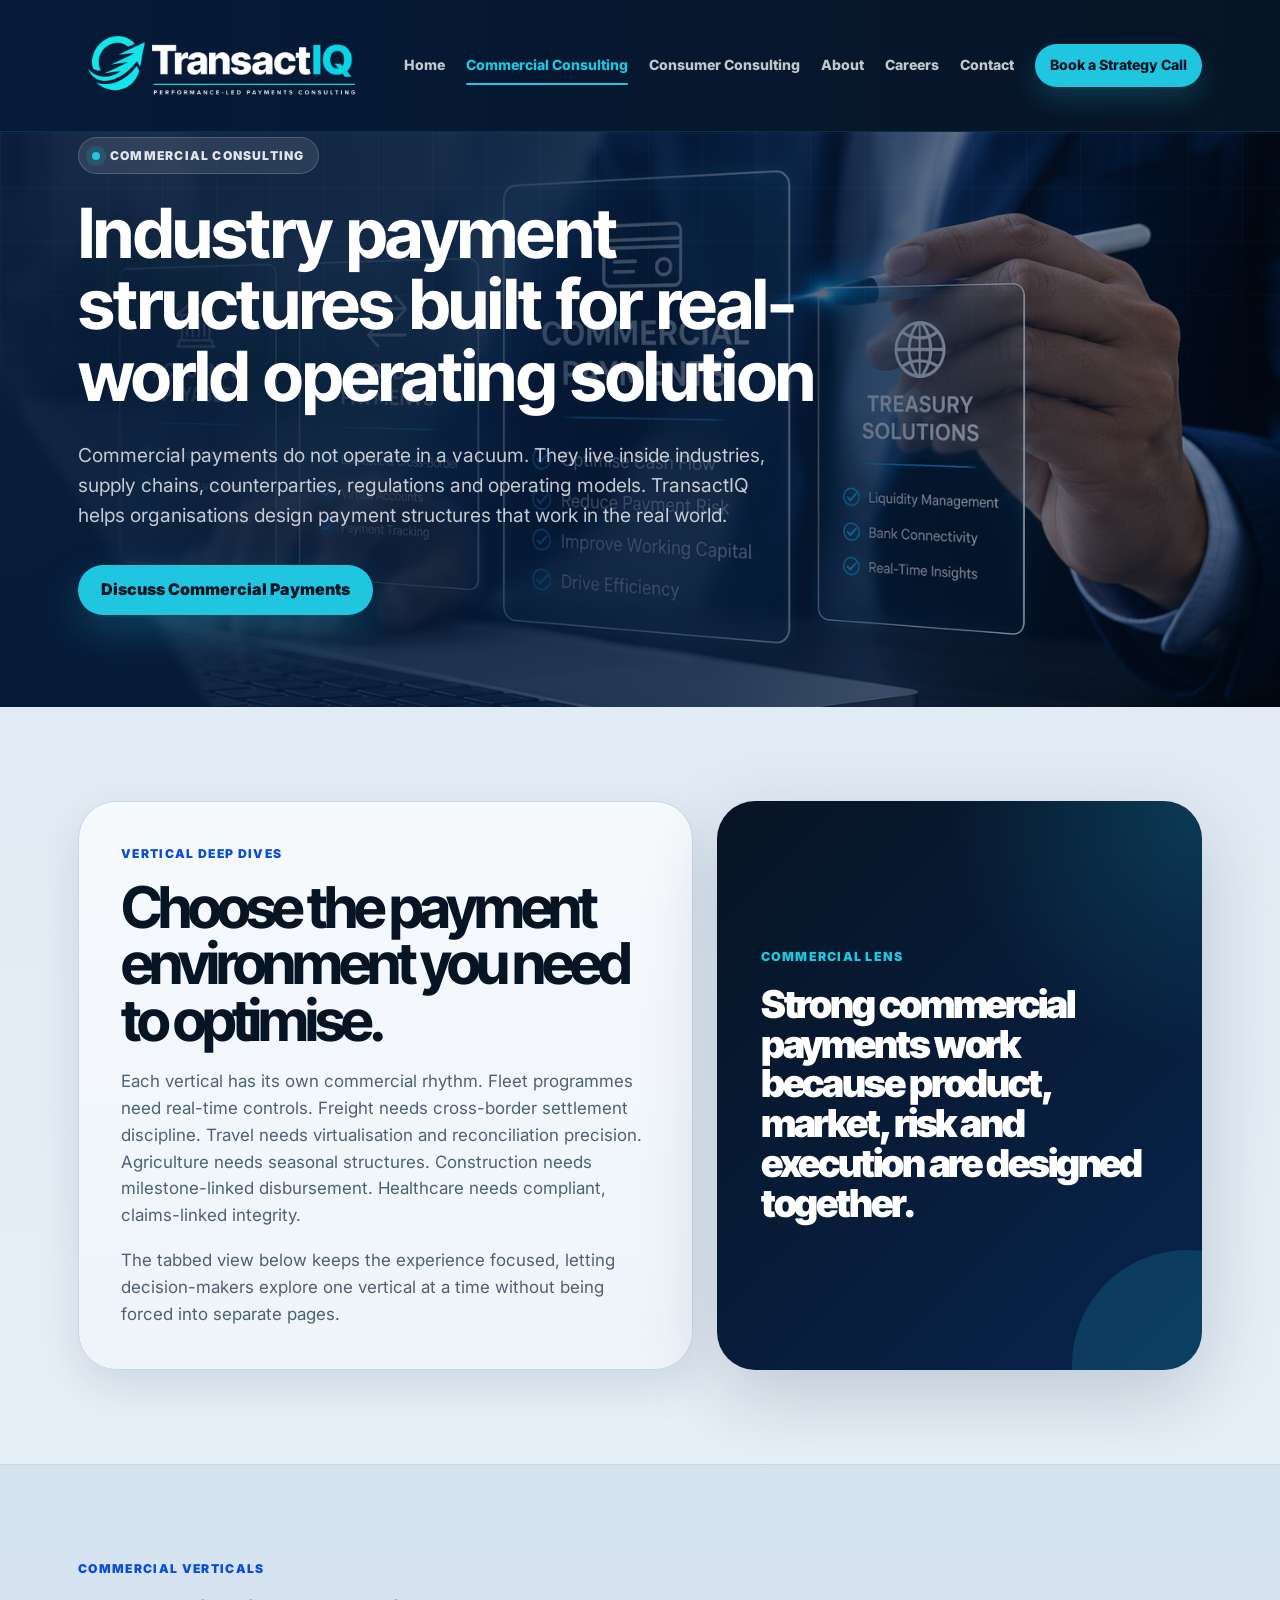
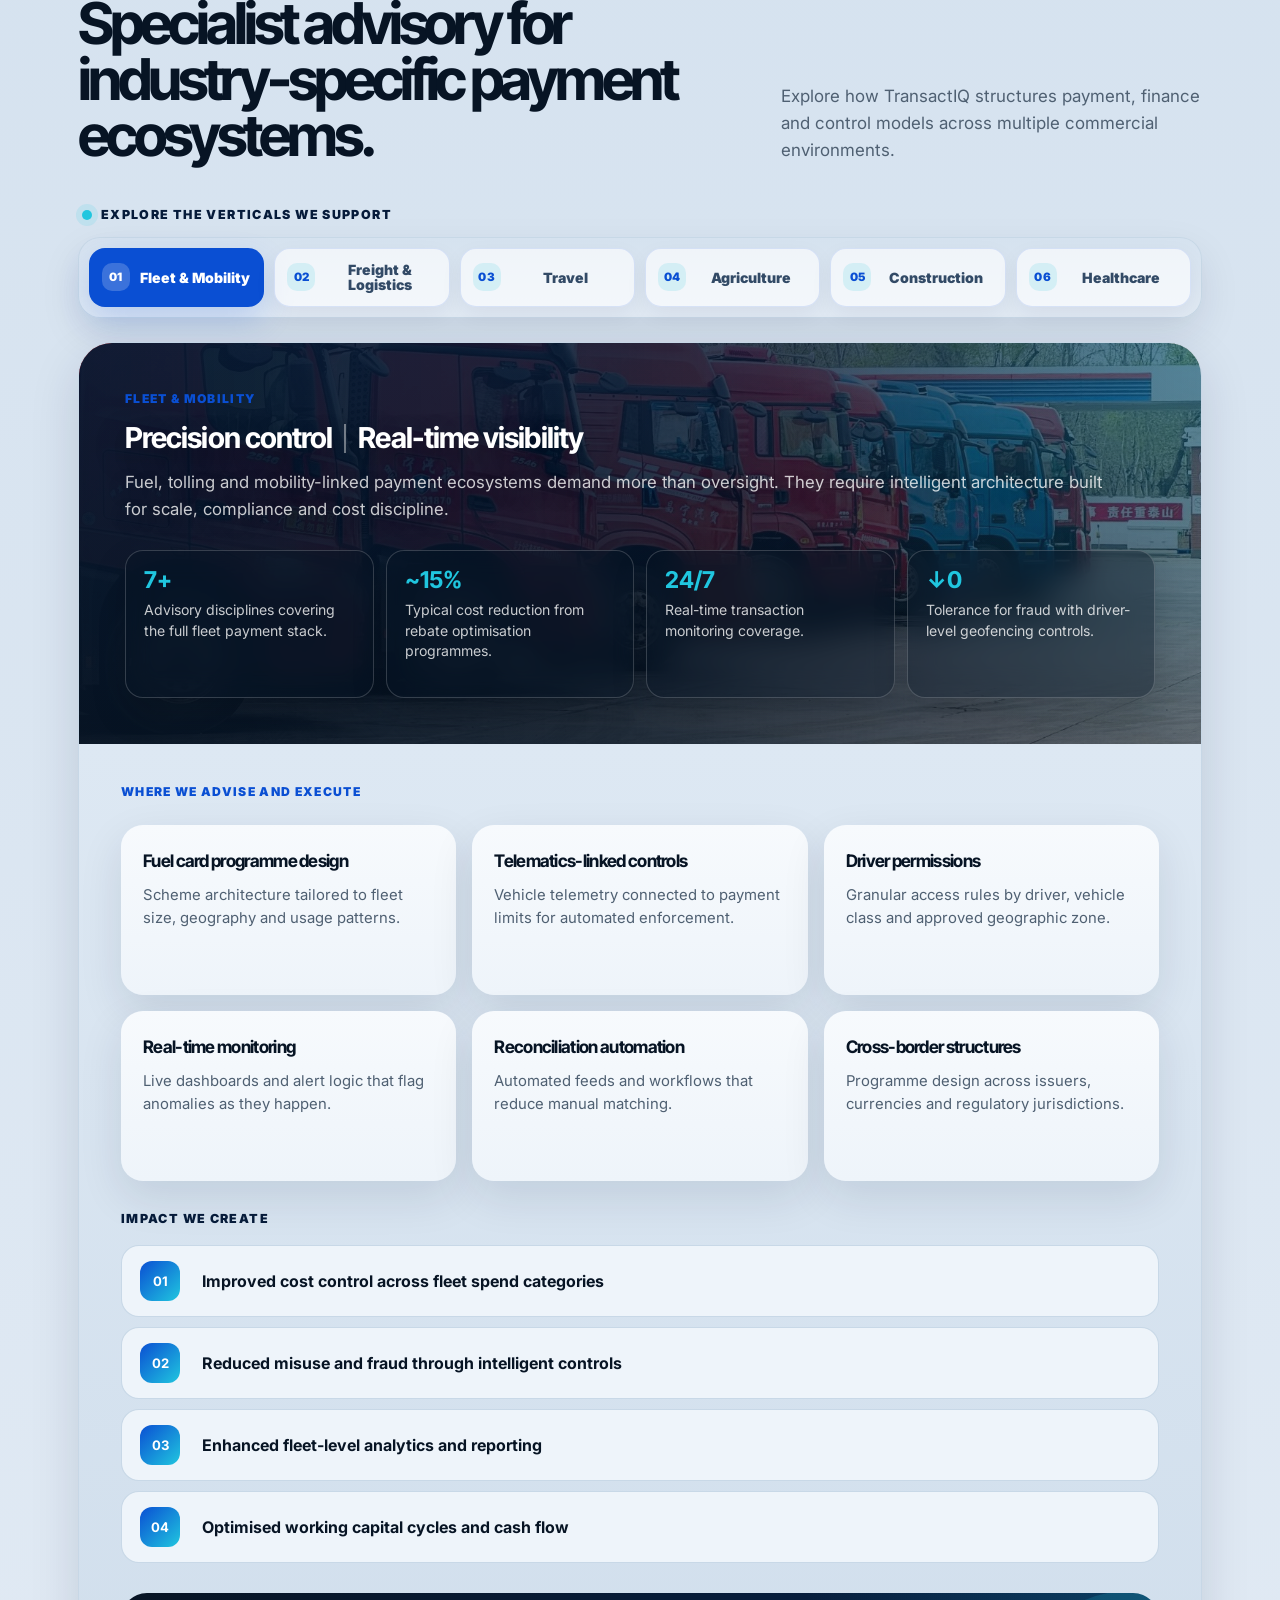
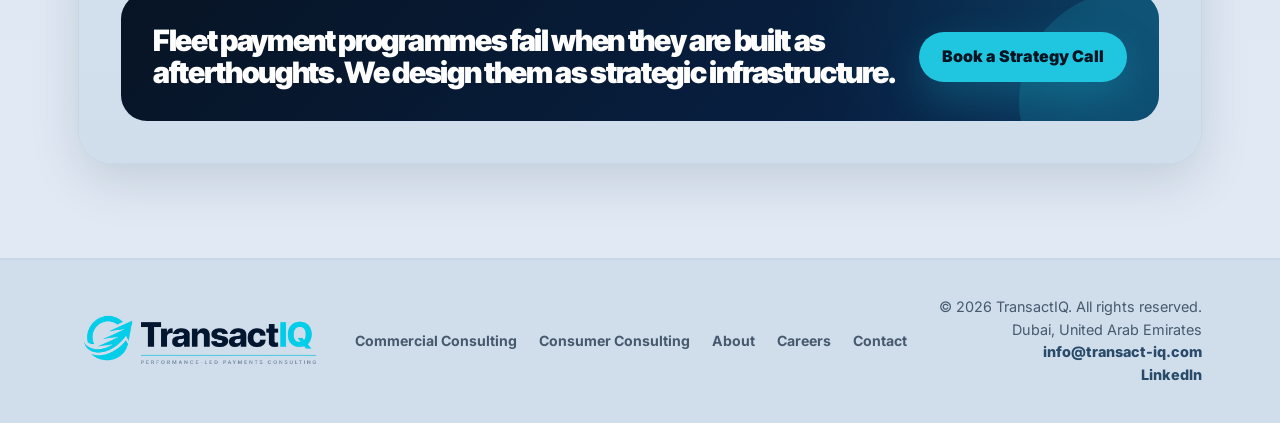
<file: transactiq-site/commercial-consulting.html>
<!DOCTYPE html>
<html lang="en">
<head>
  <meta charset="UTF-8">
  <meta name="viewport" content="width=device-width, initial-scale=1.0">
  <title>Commercial Consulting | TransactIQ</title>
  <meta name="description" content="Commercial payments consulting for industry-specific payment solutions across fleet, logistics, travel, agriculture, construction and healthcare.">
  <link rel="stylesheet" href="assets/css/styles.css">
  <style>
    .commercial-verticals .vertical-intro {
      grid-template-columns: 1fr !important;
      gap: 28px !important;
      align-items: start !important;
    }

    .vertical-intro-copy {
      max-width: 1120px;
    }

    .segmented-heading {
      display: flex;
      flex-wrap: wrap;
      align-items: center;
      gap: 0;
      margin: 12px 0 18px;
      font-family: "Inter Tight", Inter, sans-serif;
      font-size: clamp(2.2rem, 3.7vw, 4.2rem);
      line-height: 0.98;
      letter-spacing: -0.045em;
      color: var(--white);
      text-shadow: 0 10px 30px rgba(0,0,0,.35);
    }

    .segmented-heading span {
      display: inline-flex;
      align-items: center;
      padding-right: 22px;
      margin-right: 22px;
    }

    .segmented-heading span:not(:last-child) {
      border-right: 2px solid rgba(255,255,255,.42);
    }

    .commercial-verticals .vertical-intro p {
      max-width: 980px;
      margin-top: 0;
    }

    .commercial-verticals .metric-strip {
      grid-template-columns: repeat(4, minmax(0, 1fr)) !important;
      width: 100%;
    }

    .commercial-verticals .metric-card {
      min-height: 148px;
    }

    @media (max-width: 960px) {
      .commercial-verticals .metric-strip {
        grid-template-columns: repeat(2, minmax(0, 1fr)) !important;
      }
    }

    @media (max-width: 680px) {
      .segmented-heading {
        font-size: clamp(2.05rem, 12vw, 3.1rem);
        line-height: 1.02;
      }

      .segmented-heading span {
        width: 100%;
        padding-right: 0;
        margin-right: 0;
        padding-bottom: 12px;
        margin-bottom: 12px;
        border-right: 0 !important;
        border-bottom: 1px solid rgba(255,255,255,.3);
      }

      .segmented-heading span:last-child {
        border-bottom: 0;
        margin-bottom: 0;
        padding-bottom: 0;
      }

      .commercial-verticals .metric-strip {
        grid-template-columns: 1fr !important;
      }
    }
  </style>
</head>
<body>
  <a class="skip-link" href="#main">Skip to content</a>
  <div class="page">
    <header class="site-header">
      <div class="nav-shell">
        <a class="brand" href="index.html" aria-label="TransactIQ home"><img src="assets/images/transactiq-logo.png" alt="TransactIQ"></a>
        <button class="nav-toggle" type="button" aria-label="Open navigation" aria-expanded="false"><span></span></button>
        <nav class="nav-links" aria-label="Primary navigation">
          <a href="index.html" class="">Home</a>
          <a href="commercial-consulting.html" class="active">Commercial Consulting</a>
          <a href="consumer-consulting.html" class="">Consumer Consulting</a>
          <a href="about.html" class="">About</a>
          <a href="careers.html" class="">Careers</a>
          <a href="contact.html" class="">Contact</a>
          <a class="nav-cta" href="contact.html#contact-form">Book a Strategy Call</a>
        </nav>
      </div>
    </header>

    <main id="main">
      <section class="page-hero commercial">
        <div class="page-hero-inner reveal">
          <div class="eyebrow"><span></span> Commercial consulting</div>
          <h1>Industry payment structures built for real-world operating solution</h1>
          <p class="page-hero-copy">Commercial payments do not operate in a vacuum. They live inside industries, supply chains, counterparties, regulations and operating models. TransactIQ helps organisations design payment structures that work in the real world.</p>
          <div class="hero-actions">
            <a class="btn btn-primary" href="contact.html#contact-form">Discuss Commercial Payments</a>
            <a class="btn btn-secondary" href="consumer-consulting.html">View Consumer Consulting</a>
          </div>
        </div>
      </section>

      <section class="section">
        <div class="split-panel">
          <div class="editorial reveal">
            <div class="kicker">Vertical deep dives</div>
            <h2>Choose the payment environment you need to optimise.</h2>
            <p>Each vertical has its own commercial rhythm. Fleet programmes need real-time controls. Freight needs cross-border settlement discipline. Travel needs virtualisation and reconciliation precision. Agriculture needs seasonal structures. Construction needs milestone-linked disbursement. Healthcare needs compliant, claims-linked integrity.</p>
            <p>The tabbed view below keeps the experience focused, letting decision-makers explore one vertical at a time without being forced into separate pages.</p>
          </div>
          <div class="quote-card reveal">
            <div class="label">Commercial lens</div>
            <blockquote>Strong commercial payments work because product, market, risk and execution are designed together.</blockquote>
          </div>
        </div>
      </section>

      <section class="soft-section commercial-verticals">
        <div class="section">
          <div class="section-heading reveal">
            <div>
              <div class="kicker">Commercial verticals</div>
              <h2>Specialist advisory for industry-specific payment ecosystems.</h2>
            </div>
            <p>Explore how TransactIQ structures payment, finance and control models across multiple commercial environments.</p>
          </div>

          <div class="vertical-tabs reveal" data-tabs>
            <div class="tab-toolbar" role="tablist" aria-label="Commercial verticals">
              <button class="tab-button active" type="button" data-tab-target="fleet" aria-selected="true">Fleet & Mobility</button>
              <button class="tab-button" type="button" data-tab-target="freight" aria-selected="false">Freight & Logistics</button>
              <button class="tab-button" type="button" data-tab-target="travel" aria-selected="false">Travel</button>
              <button class="tab-button" type="button" data-tab-target="agriculture" aria-selected="false">Agriculture</button>
              <button class="tab-button" type="button" data-tab-target="construction" aria-selected="false">Construction</button>
              <button class="tab-button" type="button" data-tab-target="healthcare" aria-selected="false">Healthcare</button>
            </div>

            <article class="tab-panel active" data-tab-panel="fleet">
              <div class="vertical-module">
                <div class="vertical-intro">
                  <div class="vertical-intro-copy"><div class="kicker">Fleet & Mobility</div><h2 class="segmented-heading"><span>Precision control</span><span>Real-time visibility</span></h2><p>Fuel, tolling and mobility-linked payment ecosystems demand more than oversight. They require intelligent architecture built for scale, compliance and cost discipline.</p></div>
                  <div class="metric-strip"><div class="metric-card"><strong>7+</strong><span>Advisory disciplines covering the full fleet payment stack.</span></div><div class="metric-card"><strong>~15%</strong><span>Typical cost reduction from rebate optimisation programmes.</span></div><div class="metric-card"><strong>24/7</strong><span>Real-time transaction monitoring coverage.</span></div><div class="metric-card"><strong>↓0</strong><span>Tolerance for fraud with driver-level geofencing controls.</span></div></div>
                </div>
                <div class="vertical-body">
                  <div class="kicker">What we advise on</div>
                  <div class="advisory-grid"><div class="advisory-card"><h3>Fuel card programme design</h3><p>Scheme architecture tailored to fleet size, geography and usage patterns.</p></div><div class="advisory-card"><h3>Telematics-linked controls</h3><p>Vehicle telemetry connected to payment limits for automated enforcement.</p></div><div class="advisory-card"><h3>Driver permissions</h3><p>Granular access rules by driver, vehicle class and approved geographic zone.</p></div><div class="advisory-card"><h3>Real-time monitoring</h3><p>Live dashboards and alert logic that flag anomalies as they happen.</p></div><div class="advisory-card"><h3>Reconciliation automation</h3><p>Automated feeds and workflows that reduce manual matching.</p></div><div class="advisory-card"><h3>Cross-border structures</h3><p>Programme design across issuers, currencies and regulatory jurisdictions.</p></div></div>
                  <div class="outcome-flow"><div class="outcome-row"><strong>01</strong><span>Improved cost control across fleet spend categories</span><em>→</em></div><div class="outcome-row"><strong>02</strong><span>Reduced misuse and fraud through intelligent controls</span><em>→</em></div><div class="outcome-row"><strong>03</strong><span>Enhanced fleet-level analytics and reporting</span><em>→</em></div><div class="outcome-row"><strong>04</strong><span>Optimised working capital cycles and cash flow</span><em>→</em></div></div>
                  <div class="approach-block"><blockquote>Fleet payment programmes fail when they are built as afterthoughts. We design them as strategic infrastructure.</blockquote><a class="btn btn-primary" href="contact.html#contact-form">Book a Strategy Call</a></div>
                </div>
              </div>
            </article>

            <article class="tab-panel" data-tab-panel="freight">
              <div class="vertical-module"><div class="vertical-intro"><div class="vertical-intro-copy"><div class="kicker">Freight & Logistics</div><h2 class="segmented-heading"><span>Cross-border</span><span>Multi-party</span><span>Optimised</span></h2><p>Freight ecosystems operate across borders, currencies and multiple counterparties. TransactIQ designs settlement architectures that reduce FX drag, accelerate payment cycles and give treasury visibility across the network.</p></div><div class="metric-strip"><div class="metric-card"><strong>⇧Spd</strong><span>Improved settlement speed across carrier and logistics networks.</span></div><div class="metric-card"><strong>↓FX</strong><span>Optimised FX exposure through cross-border structuring.</span></div><div class="metric-card"><strong>0</strong><span>Fraud and leakage tolerance with real-time reconciliation.</span></div><div class="metric-card"><strong>⇧Mgn</strong><span>Enhanced margin visibility through treasury efficiency modelling.</span></div></div></div><div class="vertical-body"><div class="kicker">What we advise on</div><div class="advisory-grid"><div class="advisory-card"><h3>Multi-party settlement</h3><p>Architecture spanning carriers, brokers, ports and customs agents.</p></div><div class="advisory-card"><h3>Fuel and toll optimisation</h3><p>Consolidated fuel and toll programmes linked to route data.</p></div><div class="advisory-card"><h3>Cross-border FX structuring</h3><p>Currency frameworks that reduce FX drag on freight corridors.</p></div><div class="advisory-card"><h3>Carrier payments</h3><p>Controlled payment flows to carriers and haulage subcontractors.</p></div><div class="advisory-card"><h3>Real-time reconciliation</h3><p>Automated matching of invoices, purchase orders and confirmations.</p></div><div class="advisory-card"><h3>Treasury efficiency</h3><p>Working capital analysis and treasury structuring for operators.</p></div></div><div class="outcome-flow"><div class="outcome-row"><strong>01</strong><span>Improved settlement speed across logistics networks</span><em>→</em></div><div class="outcome-row"><strong>02</strong><span>Reduced fraud and leakage through real-time controls</span><em>→</em></div><div class="outcome-row"><strong>03</strong><span>Optimised FX exposure through structured frameworks</span><em>→</em></div><div class="outcome-row"><strong>04</strong><span>Enhanced margin visibility through reconciliation efficiency</span><em>→</em></div></div><div class="approach-block"><blockquote>Freight margins are thin. Poorly structured payments make them thinner. We engineer precision into every settlement.</blockquote><a class="btn btn-primary" href="contact.html#contact-form">Book a Strategy Call</a></div></div></div>
            </article>

            <article class="tab-panel" data-tab-panel="travel">
              <div class="vertical-module"><div class="vertical-intro"><div class="vertical-intro-copy"><div class="kicker">Travel</div><h2 class="segmented-heading"><span>Virtualisation</span><span>Global acceptance</span></h2><p>Corporate and platform-based travel ecosystems demand virtualisation, reconciliation precision and global acceptance. TransactIQ designs programmes that give finance teams complete visibility across every trip and transaction.</p></div><div class="metric-strip"><div class="metric-card"><strong>⇧Rec</strong><span>Improved reconciliation efficiency through automated virtual card matching.</span></div><div class="metric-card"><strong>↓FX</strong><span>Optimised cross-border FX costs across multi-currency corporate travel programmes.</span></div><div class="metric-card"><strong>360°</strong><span>Multi-entity spend visibility from single traveller to global enterprise.</span></div><div class="metric-card"><strong>0</strong><span>Leakage tolerance with supplier payment controls and chargeback management.</span></div></div></div><div class="vertical-body"><div class="kicker">What we advise on</div><div class="advisory-grid"><div class="advisory-card"><h3>Virtual card deployment models</h3><p>Scalable virtual card issuance for travellers, platforms and travel management companies.</p></div><div class="advisory-card"><h3>Corporate travel account structuring</h3><p>Centralised and distributed account architectures for enterprise travel.</p></div><div class="advisory-card"><h3>Reconciliation automation</h3><p>Automated feed matching between booking systems and card transactions.</p></div><div class="advisory-card"><h3>FX & cross-border settlement</h3><p>FX structuring to reduce currency costs on international programmes.</p></div><div class="advisory-card"><h3>Multi-entity spend visibility</h3><p>Consolidated reporting across subsidiaries, regions and cost centres.</p></div><div class="advisory-card"><h3>Supplier payment controls</h3><p>Controlled disbursement to hotels, airlines and ground transport.</p></div><div class="advisory-card"><h3>Chargeback risk management</h3><p>Dispute frameworks and pre-emptive controls to reduce exposure.</p></div></div><div class="outcome-flow"><div class="outcome-row"><strong>01</strong><span>Improved reconciliation efficiency across complex multi-trip programmes</span><em>→</em></div><div class="outcome-row"><strong>02</strong><span>Reduced leakage through tighter supplier and virtual card controls</span><em>→</em></div><div class="outcome-row"><strong>03</strong><span>Stronger cross-border cost control via optimised FX structuring</span><em>→</em></div><div class="outcome-row"><strong>04</strong><span>Enhanced corporate client experience with real-time visibility</span><em>→</em></div></div><div class="approach-block"><blockquote>Travel payment programmes are only as good as their reconciliation. We build the infrastructure that makes it seamless.</blockquote><a class="btn btn-primary" href="contact.html#contact-form">Book a Strategy Call</a></div></div></div>
            </article>

            <article class="tab-panel" data-tab-panel="agriculture">
              <div class="vertical-module"><div class="vertical-intro"><div class="vertical-intro-copy"><div class="kicker">Agriculture</div><h2 class="segmented-heading"><span>Seasonal flows</span><span>Rural ecosystems</span></h2><p>Agricultural ecosystems involve seasonal flows, distributed participants and supplier-credit relationships. TransactIQ designs financing structures that serve the value chain from input supply to market settlement.</p></div><div class="metric-strip"><div class="metric-card"><strong>4+</strong><span>Seasonal credit structures covering planting, growing, harvest and settlement cycles.</span></div><div class="metric-card"><strong>↓Exp</strong><span>Reduced default exposure through rural portfolio design.</span></div><div class="metric-card"><strong>360°</strong><span>Multi-party design across suppliers, distributors and producers.</span></div><div class="metric-card"><strong>⇧Liq</strong><span>Improved liquidity cycles aligned to crop calendars.</span></div></div></div><div class="vertical-body"><div class="kicker">What we advise on</div><div class="advisory-grid"><div class="advisory-card"><h3>Seasonal credit</h3><p>Credit facilities aligned to planting, growing and harvest cycles.</p></div><div class="advisory-card"><h3>Supplier settlement</h3><p>Frameworks spanning the full agricultural supply chain.</p></div><div class="advisory-card"><h3>Input financing</h3><p>Structures for seeds, fertiliser, equipment and inputs.</p></div><div class="advisory-card"><h3>Embedded finance</h3><p>Financing embedded at point of sale across rural distribution networks.</p></div><div class="advisory-card"><h3>Risk segmentation</h3><p>Segmentation by crop type, geography and seasonal exposure.</p></div><div class="advisory-card"><h3>Digital disbursement</h3><p>Low-friction digital payments to distributed rural participants.</p></div></div><div class="outcome-flow"><div class="outcome-row"><strong>01</strong><span>Improved liquidity cycles aligned to seasonal income flows</span><em>→</em></div><div class="outcome-row"><strong>02</strong><span>Reduced default exposure through risk segmentation</span><em>→</em></div><div class="outcome-row"><strong>03</strong><span>Structured supplier and distributor integration</span><em>→</em></div><div class="outcome-row"><strong>04</strong><span>Digitised value chain flows from field to market</span><em>→</em></div></div><div class="approach-block"><blockquote>Agricultural finance fails when it ignores the rhythm of the season. We build structures that move with the crop cycle.</blockquote><a class="btn btn-primary" href="contact.html#contact-form">Book a Strategy Call</a></div></div></div>
            </article>

            <article class="tab-panel" data-tab-panel="construction">
              <div class="vertical-module"><div class="vertical-intro"><div class="vertical-intro-copy"><div class="kicker">Construction</div><h2 class="segmented-heading"><span>Project-based</span><span>Milestone driven</span></h2><p>Construction payments are project-based, milestone-driven and contractor-dependent. TransactIQ designs payment structures that align disbursement to progress, reduce overruns and bring discipline to multi-tier supply chains.</p></div><div class="metric-strip"><div class="metric-card"><strong>↓Ovr</strong><span>Reduced cost overruns through milestone-gated disbursement.</span></div><div class="metric-card"><strong>360°</strong><span>Project-level visibility across contractors, subcontractors and suppliers.</span></div><div class="metric-card"><strong>⇧Cap</strong><span>Working capital cycles aligned to project cash flow timelines.</span></div><div class="metric-card"><strong>0</strong><span>Tolerance for uncontrolled spend with multi-tier approvals.</span></div></div></div><div class="vertical-body"><div class="kicker">What we advise on</div><div class="advisory-grid"><div class="advisory-card"><h3>Spend control models</h3><p>Spend frameworks tied to project phases, budgets and approvals.</p></div><div class="advisory-card"><h3>Subcontractor disbursement</h3><p>Payment flows linked to verified milestones.</p></div><div class="advisory-card"><h3>Escrow structures</h3><p>Funds held and released on milestone completion or sign-off.</p></div><div class="advisory-card"><h3>Working capital</h3><p>Cash flow structures that reduce holding costs.</p></div><div class="advisory-card"><h3>Approval controls</h3><p>Hierarchies that ensure the right sign-off at each payment stage.</p></div><div class="advisory-card"><h3>Virtual payments</h3><p>Card programmes for site procurement and contractor payments.</p></div></div><div class="outcome-flow"><div class="outcome-row"><strong>01</strong><span>Reduced cost overruns through milestone controls</span><em>→</em></div><div class="outcome-row"><strong>02</strong><span>Improved project-level spend visibility</span><em>→</em></div><div class="outcome-row"><strong>03</strong><span>Structured milestone funding with approval gating</span><em>→</em></div><div class="outcome-row"><strong>04</strong><span>Lower friction across contractor payments</span><em>→</em></div></div><div class="approach-block"><blockquote>Construction payment failures are almost always structural. Milestone discipline and approval controls are the cure.</blockquote><a class="btn btn-primary" href="contact.html#contact-form">Book a Strategy Call</a></div></div></div>
            </article>

            <article class="tab-panel" data-tab-panel="healthcare">
              <div class="vertical-module"><div class="vertical-intro"><div class="vertical-intro-copy"><div class="kicker">Healthcare</div><h2 class="segmented-heading"><span>Compliant</span><span>Transparent</span><span>Controlled</span></h2><p>Healthcare payment environments are regulatory-sensitive and operationally layered. TransactIQ designs payment architectures that support settlement integrity, claims accuracy and compliance across provider ecosystems.</p></div><div class="metric-strip"><div class="metric-card"><strong>⇧Cmp</strong><span>Regulatory-compliant frameworks across healthcare systems.</span></div><div class="metric-card"><strong>↓Risk</strong><span>Reduced claims leakage through controlled disbursement.</span></div><div class="metric-card"><strong>360°</strong><span>Ecosystem design across payers, providers and intermediaries.</span></div><div class="metric-card"><strong>0</strong><span>Tolerance for non-compliant transactions with fraud optimisation.</span></div></div></div><div class="vertical-body"><div class="kicker">What we advise on</div><div class="advisory-grid"><div class="advisory-card"><h3>Provider architecture</h3><p>Payment design connecting payers, providers and intermediaries.</p></div><div class="advisory-card"><h3>Claims-linked settlement</h3><p>Settlement triggered by validated claims.</p></div><div class="advisory-card"><h3>Controlled disbursement</h3><p>Segregated accounts with approval-gated release mechanisms.</p></div><div class="advisory-card"><h3>Compliance frameworks</h3><p>Payment structures aligned to healthcare regulation.</p></div><div class="advisory-card"><h3>Fraud detection</h3><p>Rule-based and behavioural detection across provider and claims data.</p></div><div class="advisory-card"><h3>Risk governance</h3><p>Audit, reporting and exposure management frameworks.</p></div></div><div class="outcome-flow"><div class="outcome-row"><strong>01</strong><span>Improved settlement transparency across provider networks</span><em>→</em></div><div class="outcome-row"><strong>02</strong><span>Reduced claims leakage through validated disbursement</span><em>→</em></div><div class="outcome-row"><strong>03</strong><span>Enhanced regulatory alignment</span><em>→</em></div><div class="outcome-row"><strong>04</strong><span>Controlled ecosystem risk with governance and fraud detection</span><em>→</em></div></div><div class="approach-block"><blockquote>Healthcare payments carry regulatory weight that most payment infrastructure was never designed for. We close that gap.</blockquote><a class="btn btn-primary" href="contact.html#contact-form">Book a Strategy Call</a></div></div></div>
            </article>
          </div>
        </div>
      </section>
    </main>

    <footer class="site-footer"><div class="footer-inner"><a class="footer-brand" href="index.html" aria-label="TransactIQ home"><img src="assets/images/transactiq-logo.png" alt="TransactIQ"></a><div class="footer-links"><a href="commercial-consulting.html">Commercial Consulting</a><a href="consumer-consulting.html">Consumer Consulting</a><a href="about.html">About</a><a href="careers.html">Careers</a><a href="contact.html">Contact</a></div><div class="footer-meta"><div>© 2026 TransactIQ. All rights reserved.</div><div>Dubai, United Arab Emirates</div></div></div></footer>
  </div>
  <script src="assets/js/main.js"></script>
</body>
</html>
</file>
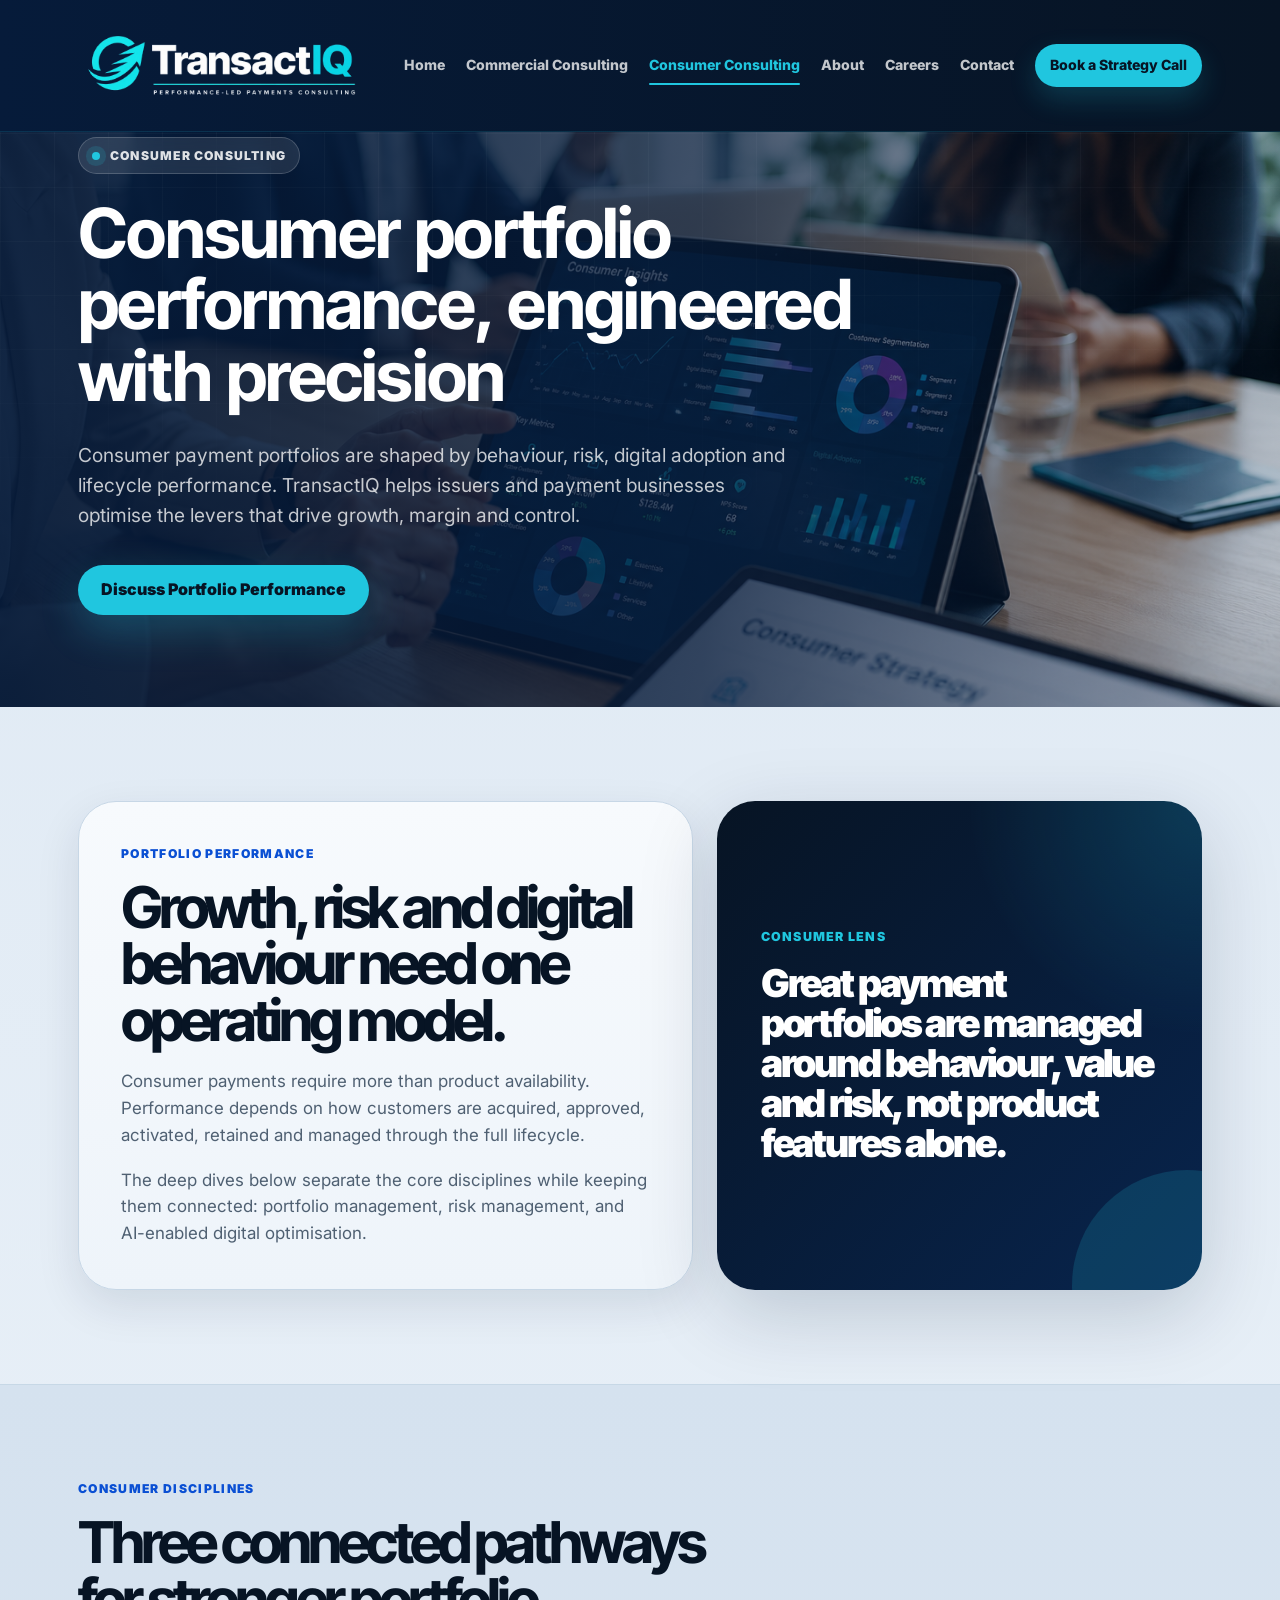
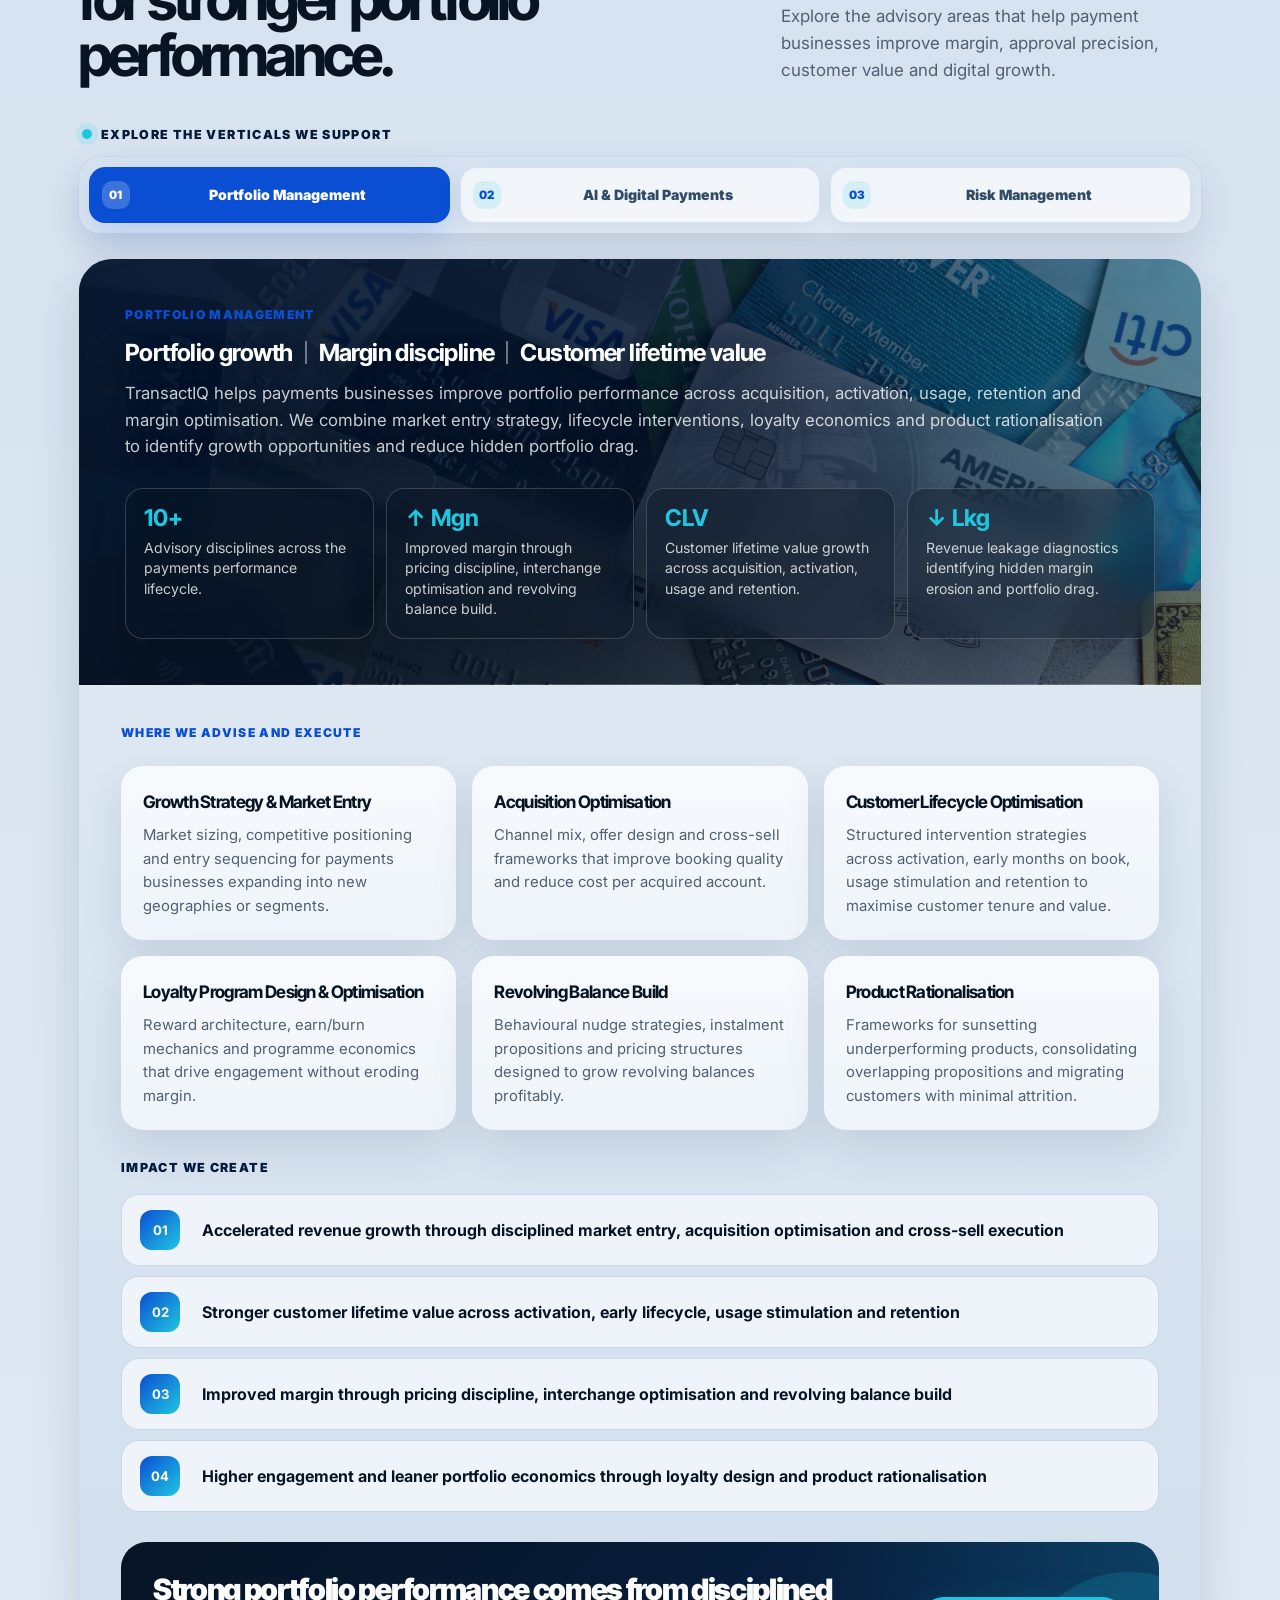
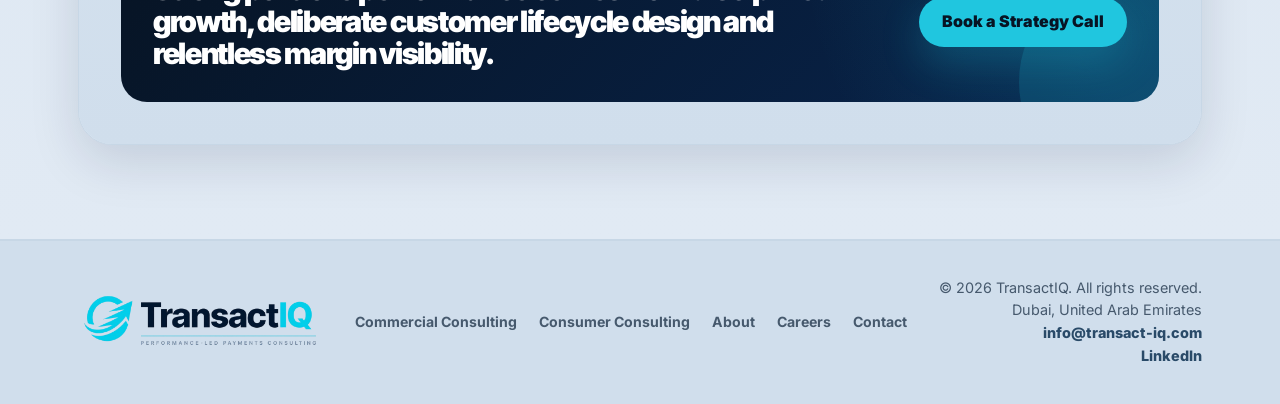
<file: transactiq-site/consumer-consulting.html>
<!DOCTYPE html>
<html lang="en">
<head>
  <meta charset="UTF-8">
  <meta name="viewport" content="width=device-width, initial-scale=1.0">
  <title>Consumer Consulting | TransactIQ</title>
  <meta name="description" content="Consumer payment portfolio optimisation across portfolio management, risk management, AI and digital optimisation.">
  <link rel="stylesheet" href="assets/css/styles.css">
  <style>
    .consumer-verticals .vertical-intro {
      grid-template-columns: 1fr !important;
      gap: 28px !important;
      align-items: start !important;
    }

    .vertical-intro-copy {
      max-width: 1200px;
    }

    .segmented-heading {
      display: flex;
      flex-wrap: wrap;
      align-items: center;
      gap: 0;
      margin: 12px 0 18px;
      font-family: "Inter Tight", Inter, sans-serif;
      font-size: clamp(1.85rem, 2.6vw, 3rem);
      line-height: 1;
      letter-spacing: -0.04em;
      color: var(--white);
      text-shadow: 0 10px 30px rgba(0,0,0,.35);
    }

    .segmented-heading span {
      display: inline-flex;
      align-items: center;
      padding-right: 16px;
      margin-right: 16px;
    }

    .segmented-heading span:not(:last-child) {
      border-right: 2px solid rgba(255,255,255,.42);
    }

    .consumer-verticals .vertical-intro p {
      max-width: 980px;
      margin-top: 0;
    }

    .consumer-verticals .metric-strip {
      grid-template-columns: repeat(4, minmax(0, 1fr)) !important;
      width: 100%;
    }

    .consumer-verticals .metric-card {
      min-height: 148px;
    }

    @media (max-width: 960px) {
      .consumer-verticals .metric-strip {
        grid-template-columns: repeat(2, minmax(0, 1fr)) !important;
      }
    }

    @media (max-width: 680px) {
      .segmented-heading {
        font-size: clamp(2.05rem, 12vw, 3.1rem);
        line-height: 1.02;
      }

      .segmented-heading span {
        width: 100%;
        padding-right: 0;
        margin-right: 0;
        padding-bottom: 12px;
        margin-bottom: 12px;
        border-right: 0 !important;
        border-bottom: 1px solid rgba(255,255,255,.3);
      }

      .segmented-heading span:last-child {
        border-bottom: 0;
        margin-bottom: 0;
        padding-bottom: 0;
      }

      .consumer-verticals .metric-strip {
        grid-template-columns: 1fr !important;
      }
    }
  </style>
</head>
<body>
  <a class="skip-link" href="#main">Skip to content</a>
  <div class="page">
    <header class="site-header">
      <div class="nav-shell">
        <a class="brand" href="index.html" aria-label="TransactIQ home"><img src="assets/images/transactiq-logo-light-text.png" alt="TransactIQ"></a>
        <button class="nav-toggle" type="button" aria-label="Open navigation" aria-expanded="false"><span></span></button>
        <nav class="nav-links" aria-label="Primary navigation">
          <a href="index.html" class="">Home</a>
          <a href="commercial-consulting.html" class="">Commercial Consulting</a>
          <a href="consumer-consulting.html" class="active">Consumer Consulting</a>
          <a href="about.html" class="">About</a>
          <a href="careers.html" class="">Careers</a>
          <a href="contact.html" class="">Contact</a>
          <a class="nav-cta" href="contact.html#contact-form">Book a Strategy Call</a>
        </nav>
      </div>
    </header>

    <main id="main">
      <section class="page-hero consumer">
        <div class="page-hero-inner reveal">
          <div class="eyebrow"><span></span> Consumer consulting</div>
          <h1>Consumer portfolio performance, engineered with precision.</h1>
          <p class="page-hero-copy">Consumer payment portfolios are shaped by behaviour, risk, digital adoption and lifecycle performance. TransactIQ helps issuers and payment businesses optimise the levers that drive growth, margin and control.</p>
          <div class="hero-actions">
            <a class="btn btn-primary" href="contact.html#contact-form">Discuss Portfolio Performance</a>
            <a class="btn btn-secondary" href="commercial-consulting.html">View Commercial Consulting</a>
          </div>
        </div>
      </section>

      <section class="section">
        <div class="split-panel">
          <div class="editorial reveal">
            <div class="kicker">Portfolio performance</div>
            <h2>Growth, risk and digital behaviour need one operating model.</h2>
            <p>Consumer payments require more than product availability. Performance depends on how customers are acquired, approved, activated, retained and managed through the full lifecycle.</p>
            <p>The deep dives below separate the core disciplines while keeping them connected: portfolio management, risk management, and AI-enabled digital optimisation.</p>
          </div>
          <div class="quote-card reveal"><div class="label">Consumer lens</div><blockquote>Great payment portfolios are managed around behaviour, value and risk, not product features alone.</blockquote></div>
        </div>
      </section>

      <section class="soft-section consumer-verticals">
        <div class="section">
          <div class="section-heading reveal">
            <div><div class="kicker">Consumer disciplines</div><h2>Three connected pathways for stronger portfolio performance.</h2></div>
            <p>Explore the advisory areas that help payment businesses improve margin, approval precision, customer value and digital growth.</p>
          </div>

          <div class="vertical-tabs reveal" data-tabs>
            <div class="tab-toolbar" role="tablist" aria-label="Consumer consulting disciplines">
              <button class="tab-button active" type="button" data-tab-target="portfolio" aria-selected="true">Portfolio Management</button>
              <button class="tab-button" type="button" data-tab-target="digital" aria-selected="false">AI & Digital Payments</button>
              <button class="tab-button" type="button" data-tab-target="risk" aria-selected="false">Risk Management</button>
            </div>

            <article class="tab-panel active" data-tab-panel="portfolio">
              <div class="vertical-module">
                <div class="vertical-intro">
                  <div class="vertical-intro-copy">
                    <div class="kicker">Portfolio Management</div>
                    <h2 class="segmented-heading"><span>Portfolio growth</span><span>Margin discipline</span><span>Customer lifetime value</span></h2>
                    <p>TransactIQ helps payments businesses improve portfolio performance across acquisition, activation, usage, retention and margin optimisation. We combine market entry strategy, lifecycle interventions, loyalty economics and product rationalisation to identify growth opportunities and reduce hidden portfolio drag.</p>
                  </div>
                  <div class="metric-strip">
                    <div class="metric-card"><strong>10+</strong><span>Advisory disciplines across the payments performance lifecycle.</span></div>
                    <div class="metric-card"><strong>↑ Mgn</strong><span>Improved margin through pricing discipline, interchange optimisation and revolving balance build.</span></div>
                    <div class="metric-card"><strong>CLV</strong><span>Customer lifetime value growth across acquisition, activation, usage and retention.</span></div>
                    <div class="metric-card"><strong>↓ Lkg</strong><span>Revenue leakage diagnostics identifying hidden margin erosion and portfolio drag.</span></div>
                  </div>
                </div>
                <div class="vertical-body">
                  <div class="kicker">What we advise on</div>
                  <div class="advisory-grid">
                    <div class="advisory-card"><h3>Growth Strategy & Market Entry</h3><p>Market sizing, competitive positioning and entry sequencing for payments businesses expanding into new geographies or segments.</p></div>
                    <div class="advisory-card"><h3>Acquisition Optimisation</h3><p>Channel mix, offer design and cross-sell frameworks that improve booking quality and reduce cost per acquired account.</p></div>
                    <div class="advisory-card"><h3>Customer Lifecycle Optimisation</h3><p>Structured intervention strategies across activation, early months on book, usage stimulation and retention to maximise customer tenure and value.</p></div>
                    <div class="advisory-card"><h3>Loyalty Program Design & Optimisation</h3><p>Reward architecture, earn/burn mechanics and programme economics that drive engagement without eroding margin.</p></div>
                    <div class="advisory-card"><h3>Revolving Balance Build</h3><p>Behavioural nudge strategies, instalment propositions and pricing structures designed to grow revolving balances profitably.</p></div>
                    <div class="advisory-card"><h3>Product Rationalisation</h3><p>Frameworks for sunsetting underperforming products, consolidating overlapping propositions and migrating customers with minimal attrition.</p></div>
                  </div>
                  <div class="outcome-flow">
                    <div class="outcome-row"><strong>01</strong><span>Accelerated revenue growth through disciplined market entry, acquisition optimisation and cross-sell execution</span><em>→</em></div>
                    <div class="outcome-row"><strong>02</strong><span>Stronger customer lifetime value across activation, early lifecycle, usage stimulation and retention</span><em>→</em></div>
                    <div class="outcome-row"><strong>03</strong><span>Improved margin through pricing discipline, interchange optimisation and revolving balance build</span><em>→</em></div>
                    <div class="outcome-row"><strong>04</strong><span>Higher engagement and leaner portfolio economics through loyalty design and product rationalisation</span><em>→</em></div>
                  </div>
                  <div class="approach-block"><blockquote>Strong portfolio performance comes from disciplined growth, deliberate customer lifecycle design and relentless margin visibility.</blockquote><a class="btn btn-primary" href="contact.html#contact-form">Book a Strategy Call</a></div>
                </div>
              </div>
            </article>

            <article class="tab-panel" data-tab-panel="digital">
              <div class="vertical-module">
                <div class="vertical-intro">
                  <div class="vertical-intro-copy">
                    <div class="kicker">AI & Digital Payments</div>
                    <h2 class="segmented-heading"><span>AI roadmap</span><span>Digital journeys</span><span>Conversion growth</span></h2>
                    <p>Digital channels define modern payments growth, but funnel inefficiencies and fragmented journeys suppress performance. TransactIQ diagnoses drop-off, designs high-converting digital experiences and builds the campaign and technology capability to grow at scale.</p>
                  </div>
                  <div class="metric-strip">
                    <div class="metric-card"><strong>↑ Conv</strong><span>Higher approval and activation rates through funnel diagnostics and journey optimisation.</span></div>
                    <div class="metric-card"><strong>↓ CAC</strong><span>Lower acquisition cost through conversion improvement, audience precision and campaign efficiency.</span></div>
                    <div class="metric-card"><strong>360°</strong><span>Full journey mapping from acquisition through activation, engagement and cross-sell.</span></div>
                    <div class="metric-card"><strong>↑ Stk</strong><span>Stronger stickiness through lifecycle design, mobile experience and tokenisation strategy.</span></div>
                  </div>
                </div>
                <div class="vertical-body">
                  <div class="kicker">What we advise on</div>
                  <div class="advisory-grid">
                    <div class="advisory-card"><h3>AI & Digital Payments Strategy</h3><p>Defining the digital roadmap for payments businesses, from AI adoption priorities to channel strategy and technology investment sequencing.</p></div>
                    <div class="advisory-card"><h3>Digital Value Propositions</h3><p>Designing compelling digital-first propositions that drive acquisition, differentiate on experience and build long-term customer preference.</p></div>
                    <div class="advisory-card"><h3>Digital Journey Mapping</h3><p>End-to-end mapping of customer journeys across digital touchpoints to identify friction, drop-off and experience gaps that suppress performance.</p></div>
                    <div class="advisory-card"><h3>Conversion Diagnostics</h3><p>Step-level analysis of application and onboarding funnels to pinpoint where and why customers disengage, with targeted remediation frameworks.</p></div>
                    <div class="advisory-card"><h3>Digital Campaign Design & Execution</h3><p>Data-led campaign strategy, audience segmentation and execution frameworks that improve targeting precision and reduce cost per acquisition.</p></div>
                    <div class="advisory-card"><h3>Mobile & Web Development</h3><p>Build and implementation support for digital payments experiences, from mobile-first interfaces to web journeys optimised for conversion and usability.</p></div>
                  </div>
                  <div class="outcome-flow">
                    <div class="outcome-row"><strong>01</strong><span>Higher conversion and activation rates through funnel diagnostics and friction elimination</span><em>→</em></div>
                    <div class="outcome-row"><strong>02</strong><span>Lower acquisition cost through campaign precision, audience targeting and digital optimisation</span><em>→</em></div>
                    <div class="outcome-row"><strong>03</strong><span>Stronger digital propositions that drive engagement across mobile, web and wallet channels</span><em>→</em></div>
                    <div class="outcome-row"><strong>04</strong><span>Accelerated capability build through end-to-end digital journey design and implementation support</span><em>→</em></div>
                  </div>
                  <div class="approach-block"><blockquote>Digital payments growth depends on more than channels. It requires connected strategy, journey design, campaign execution and technology delivery.</blockquote><a class="btn btn-primary" href="contact.html#contact-form">Book a Strategy Call</a></div>
                </div>
              </div>
            </article>

            <article class="tab-panel" data-tab-panel="risk">
              <div class="vertical-module">
                <div class="vertical-intro">
                  <div class="vertical-intro-copy">
                    <div class="kicker">Risk Management</div>
                    <h2 class="segmented-heading"><span>Smarter approvals</span><span>Lower losses</span><span>Stronger recovery</span></h2>
                    <p>TransactIQ helps payments businesses strengthen risk performance without suppressing growth. We review credit policy, segmentation, fraud controls and collections strategies to improve approval quality, reduce losses and create earlier, more targeted interventions across the full credit lifecycle.</p>
                  </div>
                  <div class="metric-strip">
                    <div class="metric-card"><strong>↓ Default</strong><span>Reduced default rates through smarter segmentation, scorecard refinement and proactive early warning intervention.</span></div>
                    <div class="metric-card"><strong>↑ Appr</strong><span>Higher approval rates without compromising loss performance, driven by policy optimisation and champion-challenger testing.</span></div>
                    <div class="metric-card"><strong>↓ Fraud</strong><span>Lower fraud exposure through detection architecture review, rules optimisation and behavioural monitoring frameworks.</span></div>
                    <div class="metric-card"><strong>↑ Rec</strong><span>Stronger collections recovery through diagnostic review, treatment segmentation and strategy redesign.</span></div>
                  </div>
                </div>
                <div class="vertical-body">
                  <div class="kicker">What we advise on</div>
                  <div class="advisory-grid">
                    <div class="advisory-card"><h3>Credit Risk Strategy</h3><p>End-to-end review of credit risk frameworks across origination, underwriting, line management and collections, with implementation support throughout.</p></div>
                    <div class="advisory-card"><h3>Risk Segmentation & Scorecards</h3><p>Champion-challenger strategies, application and behavioural scorecard development, and segmentation frameworks that sharpen risk differentiation and approval precision.</p></div>
                    <div class="advisory-card"><h3>Credit Policy & Underwriting</h3><p>Structured review of credit policy, underwriting standards and decision frameworks to balance approval performance against loss exposure.</p></div>
                    <div class="advisory-card"><h3>Credit Line & Authorisation Management</h3><p>Credit line optimisation, overlimit authorisation strategy and authorisation rules refinement to improve margin while managing portfolio risk.</p></div>
                    <div class="advisory-card"><h3>Collections Health Check</h3><p>Diagnostic review of collections strategy, segmentation and treatment paths to identify performance gaps and recovery improvement opportunities.</p></div>
                    <div class="advisory-card"><h3>Fraud Detection & Prevention</h3><p>Detection architecture review across rules, models and alert frameworks, designed to reduce fraud exposure and strengthen portfolio protection.</p></div>
                  </div>
                  <div class="outcome-flow">
                    <div class="outcome-row"><strong>01</strong><span>Higher approval rates with improved risk precision through scorecard and policy optimisation</span><em>→</em></div>
                    <div class="outcome-row"><strong>02</strong><span>Reduced credit and fraud losses through enhanced segmentation, detection and collections strategy</span><em>→</em></div>
                    <div class="outcome-row"><strong>03</strong><span>Better portfolio economics through credit line optimisation and authorisation rules refinement</span><em>→</em></div>
                    <div class="outcome-row"><strong>04</strong><span>Stronger risk governance and compliance alignment across the full credit lifecycle</span><em>→</em></div>
                  </div>
                  <div class="approach-block"><blockquote>Effective risk management is not about saying no more often. It is about making better decisions earlier, with sharper controls and clearer treatment strategies.</blockquote><a class="btn btn-primary" href="contact.html#contact-form">Book a Strategy Call</a></div>
                </div>
              </div>
            </article>
          </div>
        </div>
      </section>
    </main>

    <footer class="site-footer"><div class="footer-inner"><a class="footer-brand" href="index.html" aria-label="TransactIQ home"><img src="assets/images/transactiq-logo-dark-text.png" alt="TransactIQ"></a><div class="footer-links"><a href="commercial-consulting.html">Commercial Consulting</a><a href="consumer-consulting.html">Consumer Consulting</a><a href="about.html">About</a><a href="careers.html">Careers</a><a href="contact.html">Contact</a></div><div class="footer-meta"><div>© 2026 TransactIQ. All rights reserved.</div><div>Dubai, United Arab Emirates</div></div></div></footer>
  </div>
  <script src="assets/js/main.js"></script>
</body>
</html>
</file>
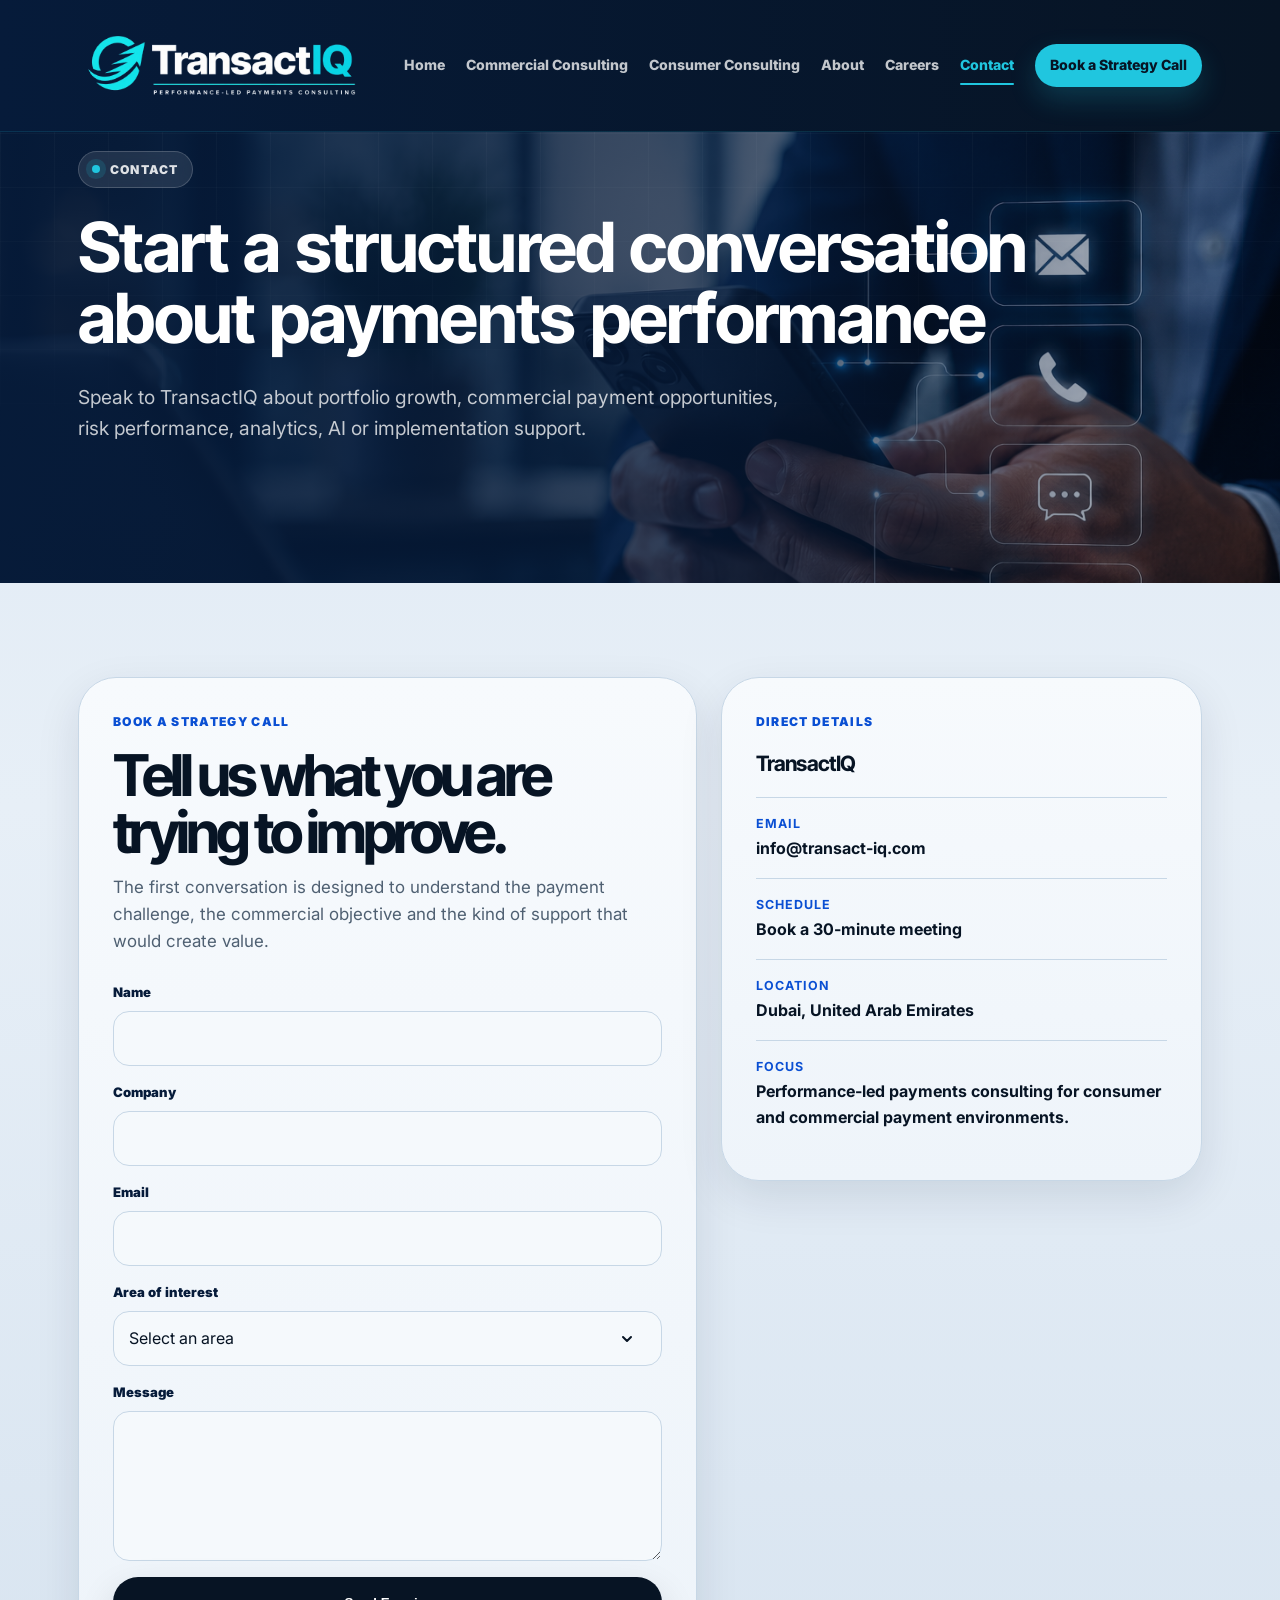
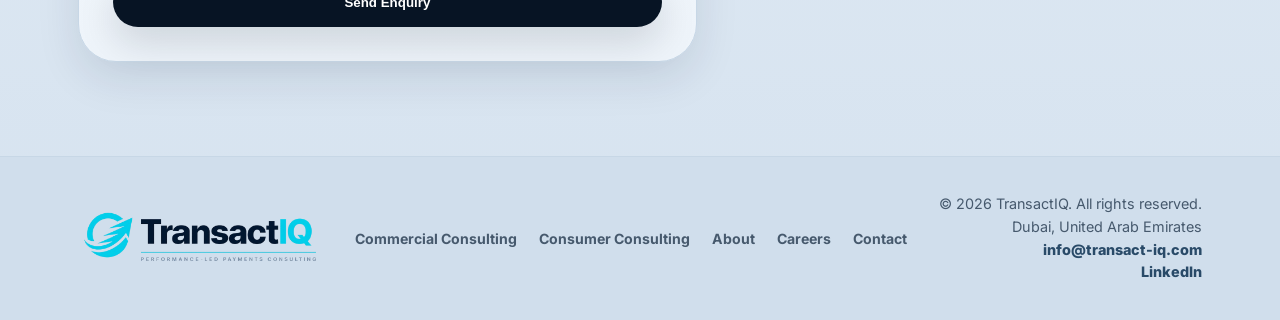
<file: transactiq-site/contact.html>
<!DOCTYPE html>
<html lang="en">
<head>
  <meta charset="UTF-8">
  <meta name="viewport" content="width=device-width, initial-scale=1.0">
  <title>Contact | TransactIQ</title>
  <meta name="description" content="Contact TransactIQ to discuss payments performance, portfolio growth and commercial payment solutions.">
  <link rel="stylesheet" href="assets/css/styles.css">
  <style>
    #interest {
      appearance: none;
      -webkit-appearance: none;
      -moz-appearance: none;
      padding-right: 54px;
      background-image: url("data:image/svg+xml,%3Csvg xmlns='http://www.w3.org/2000/svg' width='16' height='16' viewBox='0 0 24 24' fill='none' stroke='%23071424' stroke-width='3' stroke-linecap='round' stroke-linejoin='round'%3E%3Cpath d='m6 9 6 6 6-6'/%3E%3C/svg%3E") !important;
      background-repeat: no-repeat !important;
      background-position: right 26px center !important;
      background-size: 16px 16px !important;
    }
  </style>
</head>
<body>
  <a class="skip-link" href="#main">Skip to content</a>
  <div class="page">
    <header class="site-header">
      <div class="nav-shell">
        <a class="brand" href="index.html" aria-label="TransactIQ home">
          <img src="assets/images/transactiq-logo-light-text.png" alt="TransactIQ">
        </a>

        <button class="nav-toggle" type="button" aria-label="Open navigation" aria-expanded="false">
          <span></span>
        </button>

        <nav class="nav-links" aria-label="Primary navigation">
          <a href="index.html" class="">Home</a>
          <a href="commercial-consulting.html" class="">Commercial Consulting</a>
          <a href="consumer-consulting.html" class="">Consumer Consulting</a>
          <a href="about.html" class="">About</a>
          <a href="careers.html" class="">Careers</a>
          <a href="contact.html" class="active">Contact</a>
          <a class="nav-cta" href="contact.html#contact-form">Book a Strategy Call</a>
        </nav>
      </div>
    </header>
    <main id="main">
      <section class="page-hero">
        <div class="page-hero-inner reveal">
          <div class="eyebrow"><span></span> Contact</div>
          <h1>Start a structured conversation about payments performance.</h1>
          <p class="page-hero-copy">
            Speak to TransactIQ about portfolio growth, commercial payment opportunities, risk performance, analytics, AI or implementation support.
          </p>
        </div>
      </section>

      <section class="section">
        <div class="contact-layout">
          <form id="contact-form" class="contact-form reveal" name="contact" method="POST" data-netlify="true" netlify-honeypot="bot-field" tabindex="-1">
            <input type="hidden" name="form-name" value="contact">
            <p style="display:none;">
              <label>Do not fill this in: <input name="bot-field"></label>
            </p>

            <div class="kicker">Book a strategy call</div>
            <h2>Tell us what you are trying to improve.</h2>
            <p class="lead" style="margin: 14px 0 28px;">
              The first conversation is designed to understand the payment challenge, the commercial objective and the kind of support that would create value.
            </p>

            <div class="form-grid">
              <div class="form-row">
                <label for="name">Name</label>
                <input id="name" name="name" type="text" autocomplete="name" required>
              </div>

              <div class="form-row">
                <label for="company">Company</label>
                <input id="company" name="company" type="text" autocomplete="organization">
              </div>

              <div class="form-row">
                <label for="email">Email</label>
                <input id="email" name="email" type="email" autocomplete="email" required>
              </div>

              <div class="form-row">
                <label for="interest">Area of interest</label>
                <select id="interest" name="interest">
                  <option value="">Select an area</option>
                  <option>Commercial payments</option>
                  <option>Consumer portfolio optimisation</option>
                  <option>Data science and AI</option>
                  <option>Implementation support</option>
                  <option>Training workshops</option>
                  <option>Careers or collaboration</option>
                </select>
              </div>

              <div class="form-row">
                <label for="message">Message</label>
                <textarea id="message" name="message" required></textarea>
              </div>

              <button class="btn btn-dark" type="submit">Send Enquiry</button>
            </div>
          </form>

          <aside class="contact-card reveal">
            <div class="kicker">Direct details</div>
            <h3>TransactIQ</h3>
            <div class="contact-line">
              <strong>Email</strong>
              <a href="mailto:info@transact-iq.com">info@transact-iq.com</a>
            </div>
            <div class="contact-line">
              <strong>Schedule</strong>
              <a href="https://calendly.com/cc-transact-iq/30min" target="_blank" rel="noopener">Book a 30-minute meeting</a>
            </div>
            <div class="contact-line">
              <strong>Location</strong>
              <span>Dubai, United Arab Emirates</span>
            </div>
            <div class="contact-line">
              <strong>Focus</strong>
              <span>Performance-led payments consulting for consumer and commercial payment environments.</span>
            </div>
          </aside>
        </div>
      </section>
    </main>
    <footer class="site-footer">
      <div class="footer-inner">
        <a class="footer-brand" href="index.html" aria-label="TransactIQ home">
          <img src="assets/images/transactiq-logo-dark-text.png" alt="TransactIQ">
        </a>
        <div class="footer-links">
          <a href="commercial-consulting.html">Commercial Consulting</a>
          <a href="consumer-consulting.html">Consumer Consulting</a>
          <a href="about.html">About</a>
          <a href="careers.html">Careers</a>
          <a href="contact.html">Contact</a>
        </div>
        <div class="footer-meta">
          <div>© 2026 TransactIQ. All rights reserved.</div>
          <div>Dubai, United Arab Emirates</div>
        </div>
      </div>
    </footer>
  </div>
  <script src="assets/js/main.js"></script>
  <script>
    (() => {
      const interestSelect = document.querySelector('#interest');
      if (!interestSelect) return;

      const interestMap = {
        commercial: 'Commercial payments',
        consumer: 'Consumer portfolio optimisation',
        ai: 'Data science and AI',
        implementation: 'Implementation support',
        training: 'Training workshops',
        careers: 'Careers or collaboration'
      };

      const normaliseInterest = (value = '') => value.trim().toLowerCase().replace(/\s+/g, '-');
      const params = new URLSearchParams(window.location.search);
      let selectedInterest = interestMap[normaliseInterest(params.get('interest') || '')];

      if (!selectedInterest && document.referrer) {
        try {
          const referrer = new URL(document.referrer);
          const path = referrer.pathname.toLowerCase();
          if (path.includes('commercial-consulting')) selectedInterest = interestMap.commercial;
          if (path.includes('consumer-consulting')) selectedInterest = interestMap.consumer;
          if (path.includes('careers')) selectedInterest = interestMap.careers;
        } catch (error) {
          selectedInterest = '';
        }
      }

      if (!selectedInterest) return;

      const matchingOption = Array.from(interestSelect.options).find((option) => option.text === selectedInterest);
      if (matchingOption) {
        interestSelect.value = matchingOption.value || matchingOption.text;
      }
    })();
  </script>
</body>
</html>
</file>
<file: transactiq-site/assets/css/styles.css>
@import url('https://fonts.googleapis.com/css2?family=Inter:wght@400;500;600;700;800;900&family=Inter+Tight:wght@600;700;800;900&display=swap');
@import url('./header-fix.css');
@import url('./styles-base.css');
</file>
<file: transactiq-site/assets/css/header-fix.css>
:root {
  --header-height: 72px;
}

html body,
html body .page {
  background: linear-gradient(180deg,#DDE8F3 0%,#E7EFF7 42%,#D5E2EF 100%) !important;
}

html body main {
  padding-top: 25px !important;
}

html body .page .site-header {
  position: fixed !important;
  top: 0 !important;
  left: 0 !important;
  right: 0 !important;
  width: 100% !important;
  z-index: 1000 !important;
  background: linear-gradient(90deg,#061B3A 0%,#071424 100%) !important;
  border-bottom: 1px solid rgba(32,198,223,.14) !important;
  backdrop-filter: none !important;
}

html body .page .site-header.scrolled {
  background: linear-gradient(90deg,#061B3A 0%,#071424 100%) !important;
  box-shadow: 0 14px 34px rgba(6,27,58,.28) !important;
}

html body .page .site-header .nav-shell {
  max-width: 1180px !important;
  min-height: var(--header-height) !important;
  margin: 0 auto !important;
  padding: 7px 28px !important;
  display: flex !important;
  justify-content: space-between !important;
  gap: 26px !important;
  align-items: center !important;
}

html body .page .site-header .brand {
  background: transparent !important;
  padding: 0 !important;
  border-radius: 0 !important;
  box-shadow: none !important;
  width: 292px !important;
  min-width: 292px !important;
  flex: 0 0 292px !important;
  height: auto !important;
  overflow: visible !important;
  display: flex !important;
  align-items: center !important;
}

html body .page .site-header .brand img {
  width: 292px !important;
  max-width: 292px !important;
  height: auto !important;
  display: block !important;
  transform: none !important;
}

html body .page .site-header .nav-links {
  display: flex !important;
  align-items: center !important;
  justify-content: flex-end !important;
  gap: 21px !important;
  font-size: .88rem !important;
  font-weight: 800 !important;
  color: rgba(255,255,255,.76) !important;
  white-space: nowrap !important;
  min-width: 0 !important;
}

html body .page .site-header .nav-links a:hover,
html body .page .site-header .nav-links a.active {
  color: var(--cyan) !important;
}

html body .page .site-header .nav-cta {
  color: var(--ink) !important;
  background: var(--cyan) !important;
  padding: 10px 15px !important;
  border-radius: 999px !important;
  box-shadow: 0 12px 28px rgba(32,198,223,.2) !important;
}

html body .page .site-header .nav-toggle {
  border: 1px solid rgba(255,255,255,.18) !important;
  background: rgba(255,255,255,.96) !important;
}

@media (max-width: 1200px) {
  html body .page .site-header .brand {
    width: 245px !important;
    min-width: 245px !important;
    flex-basis: 245px !important;
  }

  html body .page .site-header .brand img {
    width: 245px !important;
    max-width: 245px !important;
  }

  html body .page .site-header .nav-links {
    gap: 14px !important;
    font-size: .86rem !important;
  }

  html body .page .site-header .nav-cta {
    padding-inline: 18px !important;
  }
}

@media (max-width: 960px) {
  html body .page .site-header .brand {
    width: 230px !important;
    min-width: 230px !important;
    flex-basis: 230px !important;
  }

  html body .page .site-header .brand img {
    width: 230px !important;
    max-width: 230px !important;
  }

  html body .page .site-header .nav-links {
    position: fixed !important;
    inset: 76px 18px auto 18px !important;
    display: grid !important;
    justify-content: stretch !important;
    gap: 0 !important;
    padding: 14px !important;
    background: rgba(255,255,255,.96) !important;
    border: 1px solid var(--line) !important;
    border-radius: 24px !important;
    color: var(--muted) !important;
    box-shadow: var(--shadow) !important;
    transform: translateY(-20px) !important;
    opacity: 0 !important;
    pointer-events: none !important;
    transition: opacity .22s ease, transform .22s ease !important;
  }

  html body.menu-open .page .site-header .nav-links {
    transform: translateY(0) !important;
    opacity: 1 !important;
    pointer-events: auto !important;
  }

  html body .page .site-header .nav-links a {
    padding: 14px !important;
    border-radius: 14px !important;
  }

  html body .page .site-header .nav-links a:hover,
  html body .page .site-header .nav-links a.active {
    background: var(--ice) !important;
    color: var(--blue) !important;
  }

  html body .page .site-header .nav-cta {
    text-align: center !important;
    margin-top: 6px !important;
  }
}

@media (max-width: 680px) {
  html body .page .site-header .brand {
    width: 196px !important;
    min-width: 196px !important;
    flex-basis: 196px !important;
  }

  html body .page .site-header .brand img {
    width: 196px !important;
    max-width: 196px !important;
  }
}
</file>
